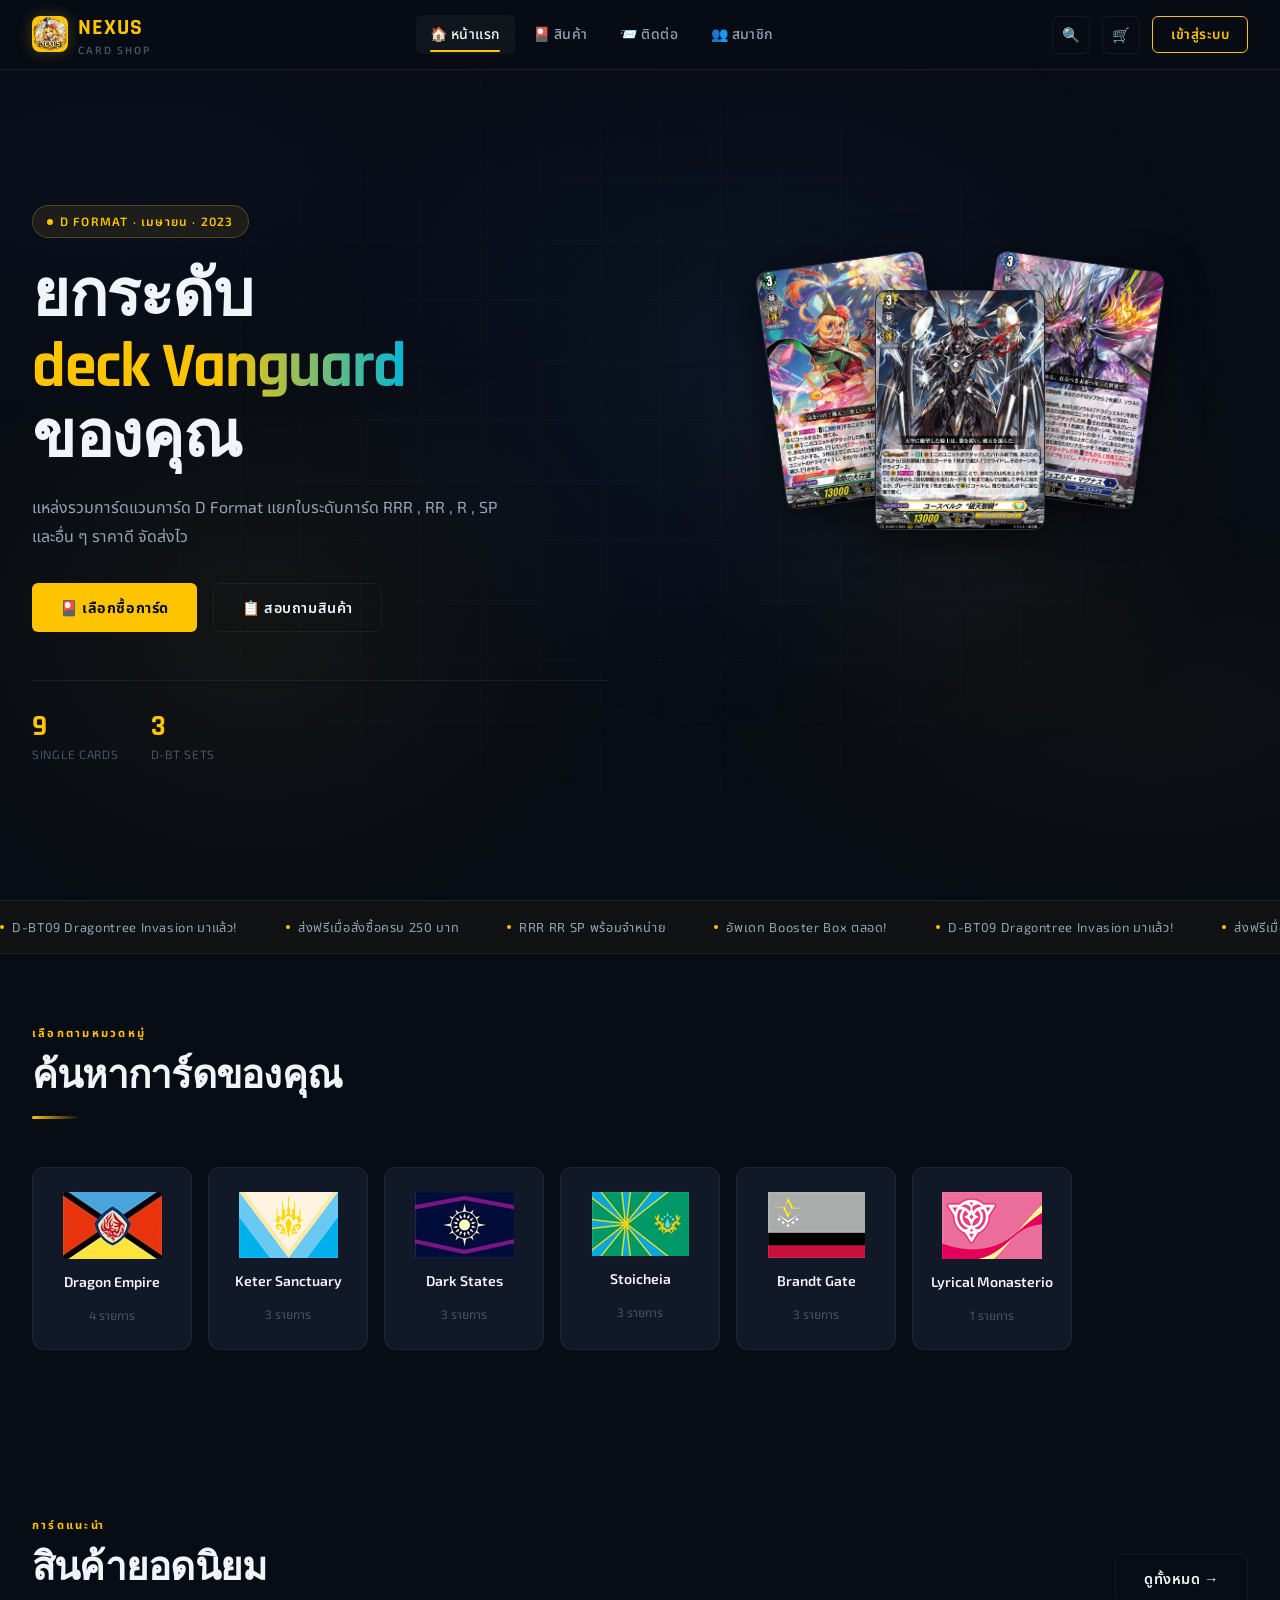
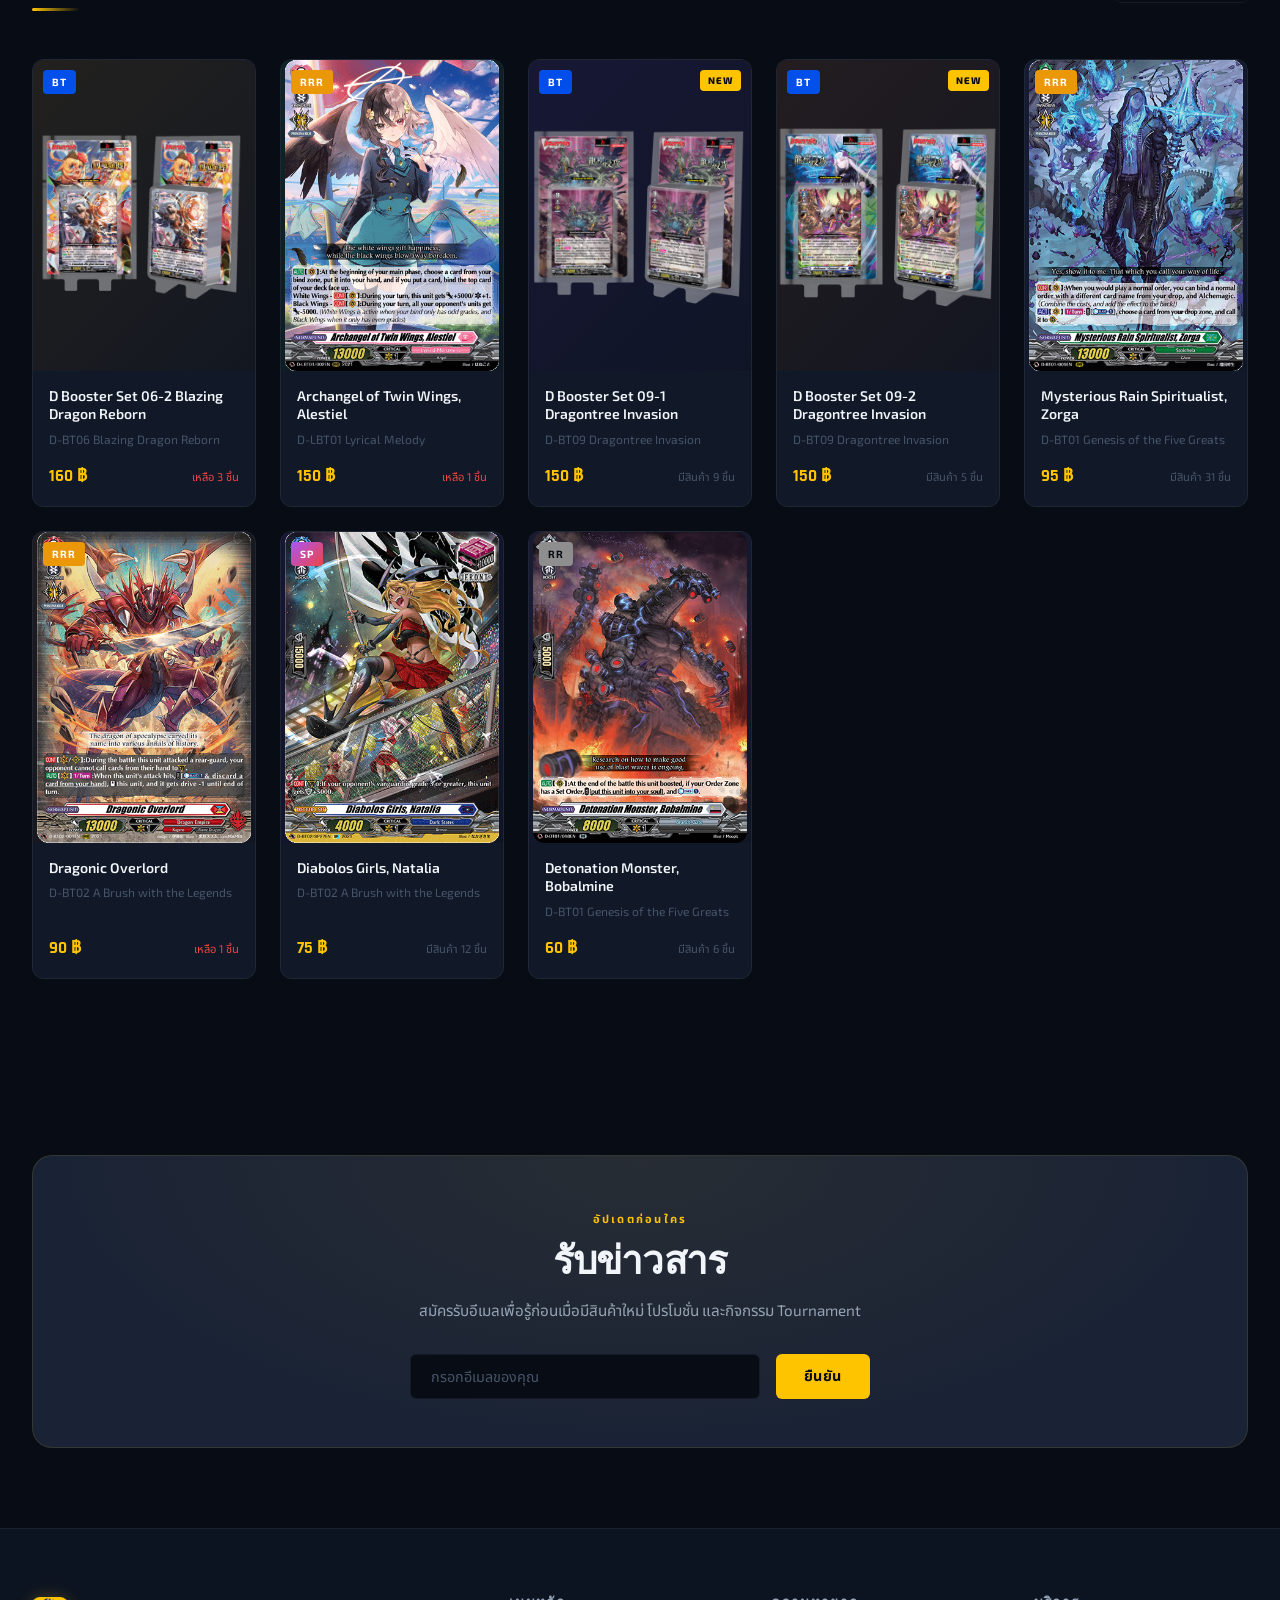
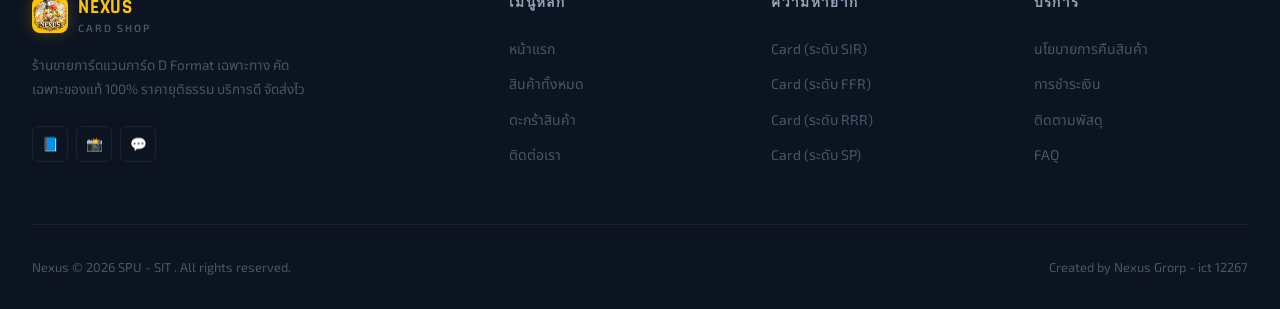
<file: index.html>
<!DOCTYPE html>
<html lang="th">
<head>
  <meta charset="UTF-8">
  <meta name="viewport" content="width=device-width, initial-scale=1.0">
  <title>Nexus — Card Shop</title>
  <meta name="description" content="ร้านขายการ์ดแวนการ์ด D Format คุณภาพสูง ราคาดี จัดส่งทั่วประเทศ">
  <link rel="stylesheet" href="css/style.css">
  <link rel="icon" href="data:image/svg+xml,<svg xmlns='http://www.w3.org/2000/svg' viewBox='0 0 100 100'><text y='.9em' font-size='90'>🐉</text></svg>">
</head>
<body>

<!-- ========== NAVBAR ========== -->
<nav class="navbar" id="navbar">
  <a href="index.html" class="nav-logo">
        <div class="logo-icon">
    <img src="images/logo.png" alt="Logo"></div>
    <div><span class="logo-text"> NEXUS</span><span class="logo-sub">Card Shop</span></div>
  </a>

  <ul class="nav-links">
    <li><a href="index.html" class="active">🏠 หน้าแรก</a></li>
    <li><a href="products.html">🎴 สินค้า</a></li>
    <li><a href="contact.html">📨 ติดต่อ</a></li>
    <li><a href="about.html">👥 สมาชิก</a></li>
  </ul>

  <div class="nav-actions">
    <button class="search-toggle" title="ค้นหา (Ctrl+K)">🔍</button>
    <a href="cart.html" class="cart-btn">
      🛒
      <span class="cart-count" style="display:none">0</span>
    </a>
    <button class="login-btn">เข้าสู่ระบบ</button>
    <div class="user-menu-btn" style="display:none" onclick="logout()">
      <div class="user-avatar">DP</div>
      <span class="user-name">Player</span>
    </div>
    <button class="hamburger" aria-label="menu">
      <span></span><span></span><span></span>
    </button>
  </div>
</nav>

<!-- Mobile Nav -->
<div class="mobile-nav">
  <a href="index.html">🏠 หน้าแรก</a>
  <a href="products.html">🎴 สินค้าทั้งหมด</a>
  <a href="cart.html">🛒 ตะกร้าสินค้า</a>
  <a href="contact.html">📨 ติดต่อเรา</a>
  <a href="about.html">👥 สมาชิกกลุ่ม</a>
</div>

<!-- Search Overlay -->
<div class="search-overlay" id="search-overlay">
  <div class="search-box">
    <div class="search-input-wrap">
      <input type="text" class="search-input" id="search-input" placeholder="ค้นหาการ์ด ชื่อ คลาน ความหายาก...">
      <button class="search-clear" id="search-clear">✕</button>
    </div>
    <div class="search-hint">กด ESC เพื่อปิด</div>
    <div class="search-results" id="search-results" style="display:none"></div>
  </div>
</div>

<!-- ========== HERO ========== -->
<section class="hero">
  <div class="hero-bg"></div>
  <div class="hero-grid"></div>
  <div class="hero-content">
    <div class="hero-text">
      <div class="hero-badge">
        <span class="dot"></span>
        D FORMAT · เมษายน  · 2023
      </div>
      <h1 class="hero-title">
        ยกระดับ<br>
        <span class="line2">deck Vanguard</span><br>
        ของคุณ
      </h1>
      <p class="hero-desc">
        แหล่งรวมการ์ดแวนการ์ด D Format แยกใบระดับการ์ด RRR , RR , R , SP และอื่น ๆ ราคาดี จัดส่งไว
      </p>
      <div class="hero-cta">
        <a href="products.html" class="btn-primary">🎴 เลือกซื้อการ์ด</a>
        <a href="contact.html" class="btn-secondary">📋 สอบถามสินค้า</a>
      </div>
      <div class="hero-stats">
        <div class="stat">
          <div class="stat-number" id="count-cards">9</div>
          <div class="stat-label">Single Cards</div>
        </div>
        <div class="stat">
          <div class="stat-number">3</div>
          <div class="stat-label">D-BT Sets</div>
        </div>
        <div class="stat">
          
         
        </div>
      </div>
    </div>

    <div class="hero-visual">
      <div class="glow-ring"></div>
      <div class="hero-cards-showcase">
        <div class="showcase-card">
          <div class="card-placeholder" style="background:linear-gradient(135deg,#ef444418,#ef444406)">
            <img class="card-art" src="images/lianorn06.png" alt="lianorn">
            
          </div>
        </div>
        <div class="showcase-card">
          <div class="card-placeholder" style="background:linear-gradient(135deg,#c9a22718,#c9a22706)">
            <img class="card-art" src="images/youthberk.png" alt="youthberk">
          </div>
        </div>
        <div class="showcase-card">
          <div class="card-placeholder" style="background:linear-gradient(135deg,#3b82f618,#3b82f606)">
            <img class="card-art" src="images/drajeweled07.png" alt="drajeweled">
          </div>
        </div>
      </div>
    </div>
  </div>
</section>

<!-- ========== MARQUEE ========== -->
<div class="marquee-section">
  <div class="marquee-track" id="marquee-track">
    <div class="marquee-item"><span class="dot"></span> D-BT09 Dragontree Invasion มาแล้ว!</div>
    <div class="marquee-item"><span class="dot"></span> ส่งฟรีเมื่อสั่งซื้อครบ 250 บาท</div>
    <div class="marquee-item"><span class="dot"></span> RRR RR SP พร้อมจำหน่าย </div>
    <div class="marquee-item"><span class="dot"></span> อัพเดท Booster Box ตลอด!</div>
    
 
    <!-- Duplicate for seamless loop -->
    <div class="marquee-item"><span class="dot"></span> D-BT09 Dragontree Invasion มาแล้ว!</div>
    <div class="marquee-item"><span class="dot"></span> ส่งฟรีเมื่อสั่งซื้อครบ 250 บาท</div>
    <div class="marquee-item"><span class="dot"></span> RRR RR SP พร้อมจำหน่าย จำนวนจำกัด</div>
    <div class="marquee-item"><span class="dot"></span> อัพเดท Booster Box ตลอด!</div>
    
   
  </div>
</div>

<!-- ========== CATEGORIES ========== -->
<section class="categories-section">
  <div class="container">
    <div class="section-header animate-up">
      <span class="section-label">เลือกตามหมวดหมู่</span>
      <h2 class="section-title">ค้นหาการ์ดของคุณ</h2>
      <div class="divider"></div>
    </div>
    <div class="cat-grid animate-up">
      <a href="products.html?rarity=RRR" class="cat-card">

        <img class="cat-icon" src="images/Icon_DEOD.webp">
        <div class="cat-name">Dragon Empire</div>
        <div class="cat-count">4 รายการ</div>
      </a>
      <a href="products.html?rarity=RR" class="cat-card">
        <img class="cat-icon" src="images/Icon_KS.webp">
        <div class="cat-name">Keter Sanctuary</div>
        <div class="cat-count">3 รายการ</div>
      </a>
      <a href="products.html?rarity=SP" class="cat-card">
        <img class="cat-icon" src="images/Icon_DS.webp">
        <div class="cat-name">Dark States</div>
        <div class="cat-count">3 รายการ</div>
      </a>
      <a href="products.html?clan=royal" class="cat-card">
        <img class="cat-icon" src="images/Icon_Stoic.webp">
        <div class="cat-name">Stoicheia</div>
        <div class="cat-count">3 รายการ</div>
      </a>
      <a href="products.html?clan=narukami" class="cat-card">
        <img class="cat-icon" src="images/Icon_BG.webp">
        <div class="cat-name">Brandt Gate</div>
        <div class="cat-count">3 รายการ</div>
      </a>
      <a href="products.html?clan=kagero" class="cat-card">
        <img class="cat-icon" src="images/Icon_LM.webp">
        <div class="cat-name">Lyrical Monasterio</div>
        <div class="cat-count">1 รายการ</div>
      </a>
    </div>
  </div>
</section>

<!-- ========== FEATURED PRODUCTS ========== -->
<section class="featured-section">
  <div class="container">
    <div class="section-header animate-up" style="display:flex;align-items:flex-end;justify-content:space-between">
      <div>
        <span class="section-label">การ์ดแนะนำ</span>
        <h2 class="section-title">สินค้ายอดนิยม</h2>
        <div class="divider"></div>
      </div>
      <a href="products.html" class="btn-secondary" style="margin-bottom:.5rem">ดูทั้งหมด →</a>
    </div>
    <div class="featured-grid animate-up" id="featured-grid">
      <!-- Rendered by JS -->
    </div>
  </div>
</section>

<!-- ========== NEWSLETTER ========== -->
<section class="newsletter-section">
  <div class="container">
    <div class="newsletter-card animate-up">
      <span class="section-label">อัปเดตก่อนใคร</span>
      <h2 class="section-title">รับข่าวสาร</h2>
      <p style="color:var(--text-secondary);margin-top:.75rem;font-size:.95rem">
        สมัครรับอีเมลเพื่อรู้ก่อนเมื่อมีสินค้าใหม่ โปรโมชั่น และกิจกรรม Tournament
      </p>
      <form class="newsletter-form" onsubmit="event.preventDefault(); showToast('สมัครสำเร็จ! ขอบคุณ 🎉')">
        <input type="email" class="newsletter-input" placeholder="กรอกอีเมลของคุณ" required>
        <button type="submit" class="btn-primary">ยืนยัน</button>
      </form>
    </div>
  </div>
</section>

<!-- ========== FOOTER ========== -->
<footer>
  <div class="container">
    <div class="footer-grid">
      <div class="footer-brand">
        <a href="index.html" class="nav-logo">
        <div class="logo-icon">
    <img src="images/logo.png" alt="Logo"></div>
    <div><span class="logo-text"> NEXUS</span><span class="logo-sub">Card Shop</span></div>
  </a>
        <p class="footer-desc">
          ร้านขายการ์ดแวนการ์ด D Format เฉพาะทาง คัดเฉพาะของแท้ 100% ราคายุติธรรม บริการดี จัดส่งไว
        </p>
        <div class="footer-social">
          
          
          <button class="social-btn" onclick="location.href='https://discord.gg/gxv4yc8U'" title="Discord">📘</button>
          
          <button class="social-btn" onclick="location.href='https://www.instagram.com/it__spu/'" title="Instagram">📸</button>
          
          <button class="social-btn" onclick="location.href=''" title="Line">💬</button>
          
        </div>
      </div>
      <div class="footer-col">
        <h4>เมนูหลัก</h4>
        <ul>
          <li><a href="index.html">หน้าแรก</a></li>
          <li><a href="products.html">สินค้าทั้งหมด</a></li>
          <li><a href="cart.html">ตะกร้าสินค้า</a></li>
          <li><a href="contact.html">ติดต่อเรา</a></li>
        </ul>
      </div>
      <div class="footer-col">
        <h4>ความหายาก</h4>
        <ul>
          <li><a href="products.html">Card (ระดับ SIR)</a></li>
          <li><a href="products.html">Card (ระดับ FFR)</a></li>
          <li><a href="products.html">Card (ระดับ RRR)</a></li>
          <li><a href="products.html">Card (ระดับ SP)</a></li>
        </ul>
      </div>
      <div class="footer-col">
        <h4>บริการ</h4>
        <ul>
          <li><a href="#">นโยบายการคืนสินค้า</a></li>
          <li><a href="#">การชำระเงิน</a></li>
          <li><a href="#">ติดตามพัสดุ</a></li>
          <li><a href="#">FAQ</a></li>
        </ul>
      </div>
    </div>
    <div class="footer-bottom">
      <span>Nexus © 2026 SPU - SIT . All rights reserved.</span>
      <span>Created by Nexus Grorp - ict 12267</span>
    </div>
  </div>
</footer>

<!-- Toast Container -->
<div id="toast-container"></div>

<!-- Login Modal -->
<div class="modal-overlay" id="login-modal">
  <div class="modal">
    <button class="modal-close" id="modal-close">✕</button>
    <div class="logo-icon" style="margin:0 auto .75rem; width:48px; height:48px; display: flex; align-items: center; justify-content: center;">
    <img src="images/logo.png" alt="Logo" style="width: 100%; height: 100%; object-fit: contain;">
</div>
    <h2 class="modal-title">ยินดีต้อนรับ</h2>
    <p class="modal-sub">เข้าสู่ระบบเพื่อรับสิทธิพิเศษและติดตามคำสั่งซื้อ</p>

    <div class="tab-switch">
      <button class="tab-btn active" data-tab="login">เข้าสู่ระบบ</button>
      <button class="tab-btn" data-tab="register">สมัครสมาชิก</button>
    </div>

    <!-- Login Form -->
    <form id="login-form" > 
      <div class="form-group">
        <label class="form-label">อีเมล</label>
        <input name="email" type="email" class="form-input" placeholder="your@email.com" >
      </div>
      <div class="form-group">
        <label class="form-label">รหัสผ่าน</label>
        <div class="form-input-wrap">
          <input name="password" type="password" class="form-input" placeholder="รหัสผ่าน" >
          <button type="button" class="toggle-pw">👁</button>
        </div>
      </div>
      <label class="form-check">
      <input type="checkbox" > จดจำการเข้าสู่ระบบ
      </label>
      <button type="submit" class="btn-primary btn-full">เข้าสู่ระบบ</button>
      <div class="divider-text">หรือ</div>
      <div class="social-logins">
        <button type="button" class="social-login-btn">📘 Facebook</button>
        <button type="button" class="social-login-btn">🔵 Google</button>
      </div>
      <p style="text-align:center;margin-top:1rem;font-size:.78rem;color:var(--text-muted)">
        อีเมล กับ รหัสทดลอง : <a href="/cdn-cgi/l/email-protection" class="__cf_email__" data-cfemail="690d0c0406291f08070e1c081b0d471d01">[email&#160;protected]</a> / demo1234
      </p>
    </form>

    <!-- Register Form -->
    <form id="register-form" class="hidden"  >
      <div class="form-group">
        <label class="form-label">ชื่อ-นามสกุล</label>
        <input name="name" type="text" class="form-input" placeholder="ชื่อ นามสกุล">
      </div>
      <div class="form-group">
        <label class="form-label">อีเมล</label>
        <input name="email" type="email" class="form-input" placeholder="your@email.com">
      </div>
      <div class="form-group">
        <label class="form-label">รหัสผ่าน</label>
        <div class="form-input-wrap">
          <input name="password" type="password" class="form-input" placeholder="อย่างน้อย 6 ตัวอักษร">
          <button type="button" class="toggle-pw">👁</button>
        </div>
      </div>
      <label class="form-check">
        <input type="checkbox" required> ยอมรับเงื่อนไขการใช้บริการ
      </label>
      <button type="submit" class="btn-primary btn-full">สมัครสมาชิกฟรี</button>
      <div class="divider-text">หรือ</div>
      <div class="social-logins">
         <button type="button" class="social-login-btn">📘 Facebook</button>
        <button type="button" class="social-login-btn">🔵 Google</button>
      </div>
    </form>
  </div>
</div>

<script src="js/main.js"></script>
</body>
</html>
</file>
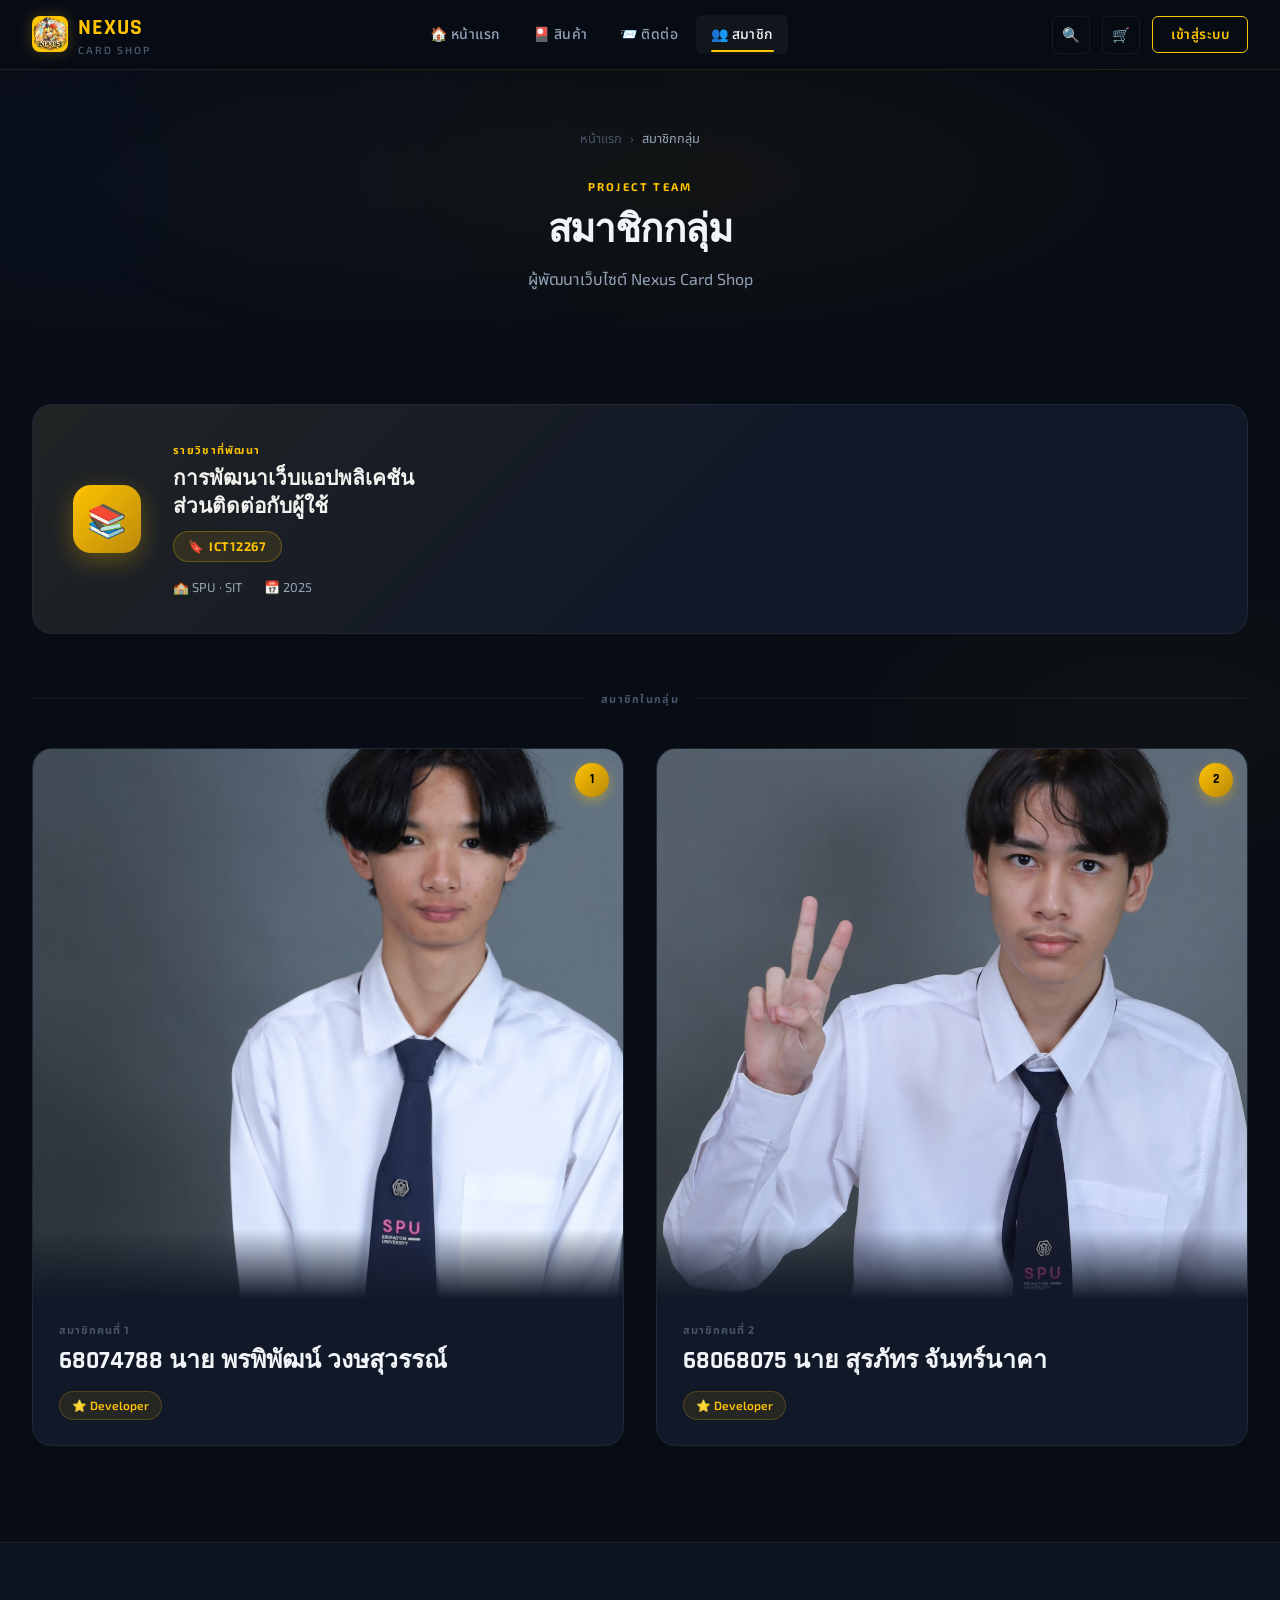
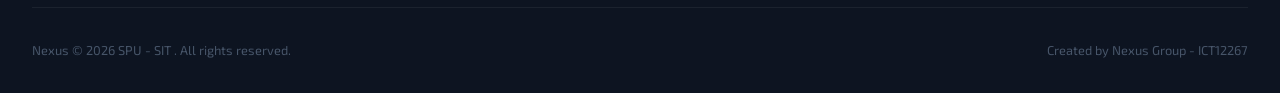
<file: about.html>
<!DOCTYPE html>
<html lang="th">
<head>
  <meta charset="UTF-8">
  <meta name="viewport" content="width=device-width, initial-scale=1.0">
  <title>สมาชิกกลุ่ม — Nexus</title>
  <link rel="stylesheet" href="css/style.css">
  <link rel="icon" href="data:image/svg+xml,<svg xmlns='http://www.w3.org/2000/svg' viewBox='0 0 100 100'><text y='.9em' font-size='90'>🐉</text></svg>">
  <link rel="stylesheet" href="css/style2.css">
  <style>
    
  </style>
</head>
<body>

<!-- NAVBAR -->
<nav class="navbar" id="navbar">
  <a href="index.html" class="nav-logo">
    <div class="logo-icon"><img src="images/logo.png" alt="Logo"></div>
    <div><span class="logo-text"> NEXUS</span><span class="logo-sub">Card Shop</span></div>
  </a>
  <ul class="nav-links">
    <li><a href="index.html">🏠 หน้าแรก</a></li>
    <li><a href="products.html">🎴 สินค้า</a></li>
    <li><a href="contact.html">📨 ติดต่อ</a></li>
    <li><a href="about.html" class="active">👥 สมาชิก</a></li>
  </ul>
  <div class="nav-actions">
    <button class="search-toggle">🔍</button>
    <a href="cart.html" class="cart-btn">🛒<span class="cart-count" style="display:none">0</span></a>
    <button class="login-btn">เข้าสู่ระบบ</button>
    <div class="user-menu-btn" style="display:none" onclick="logout()">
      <div class="user-avatar">DP</div>
      <span class="user-name">Player</span>
    </div>
    <button class="hamburger"><span></span><span></span><span></span></button>
  </div>
</nav>
<div class="mobile-nav">
  <a href="index.html">🏠 หน้าแรก</a>
  <a href="products.html">🎴 สินค้าทั้งหมด</a>
  <a href="cart.html">🛒 ตะกร้าสินค้า</a>
  <a href="contact.html">📨 ติดต่อเรา</a>
  <a href="about.html">👥 สมาชิกกลุ่ม</a>
</div>
<div class="search-overlay" id="search-overlay">
  <div class="search-box">
    <div class="search-input-wrap">
      <input type="text" class="search-input" id="search-input" placeholder="ค้นหาการ์ด...">
      <button class="search-clear" id="search-clear">✕</button>
    </div>
    <div class="search-hint">กด ESC เพื่อปิด</div>
    <div class="search-results" id="search-results" style="display:none"></div>
  </div>
</div>

<!-- PAGE HEADER -->
<div class="page-header">
  <div class="container">
    <div class="breadcrumb">
      <a href="index.html">หน้าแรก</a>
      <span class="sep">›</span>
      <span class="current">สมาชิกกลุ่ม</span>
    </div>
    <span class="section-label">PROJECT TEAM</span>
    <h1 class="section-title">สมาชิกกลุ่ม</h1>
    <p style="color:var(--text-secondary);margin-top:.75rem">ผู้พัฒนาเว็บไซต์ Nexus Card Shop</p>
  </div>
</div>

<!-- ABOUT PAGE -->
<div class="about-page">
  <div class="container">

    <!-- Course Card -->
    <div class="course-card animate-up">
      <div class="course-card-inner">
        <div class="course-icon">📚</div>
        <div class="course-info">
          <div class="course-sup">รายวิชาที่พัฒนา</div>
          <div class="course-name">การพัฒนาเว็บแอปพลิเคชัน<br>ส่วนติดต่อกับผู้ใช้</div>
          <span class="course-code">🔖 ICT12267</span>
          <div class="course-meta">                      
            <span>🏫 SPU · SIT</span>
            <span>📅 2025</span>
          </div>
        </div>
      </div>
    </div>

    <!-- Members -->
    <div class="section-divider animate-up">
      <div class="section-divider-line"></div>
      <div class="section-divider-text">สมาชิกในกลุ่ม</div>
      <div class="section-divider-line"></div>
    </div>

    <div class="members-grid">

      <!-- Member 1 -->
      <div class="member-card animate-up">
        <div class="member-photo-area">
        
          <img class="member-photo" src="images/member1.png" alt="นาย พรพิพัฒน์">
          <div class="photo-hint"></div>
          <div class="member-photo-fade"></div>
          <div class="member-num">1</div>
        </div>
        <div class="member-body">
          <div class="member-no">สมาชิกคนที่ 1</div>
          <div class="member-name">68074788 นาย พรพิพัฒน์ วงษสุวรรณ์</div>
          <span class="member-role">⭐ Developer</span>
        </div>
      </div>

      <!-- Member 2 -->
      <div class="member-card animate-up">
        <div class="member-photo-area">
          
          <img class="member-photo" src="images/member2.png" alt="นาย สุรภัทร">
          <div class="photo-hint"></div>
          <div class="member-photo-fade"></div>
          <div class="member-num">2</div>
        </div>
        <div class="member-body">
          <div class="member-no">สมาชิกคนที่ 2</div>
          <div class="member-name">68068075 นาย สุรภัทร จันทร์นาคา</div>
          <span class="member-role">⭐ Developer</span>
        </div>
      </div>

    </div>
    <!-- /members-grid -->

  </div>
</div>

<!-- Footer -->
<footer>
  <div class="container">
    <div class="footer-bottom">
      <span>Nexus © 2026 SPU - SIT . All rights reserved.</span>
      <span>Created by Nexus Group - ICT12267</span>
    </div>
  </div>
</footer>

<div id="toast-container"></div>

<!-- Login Modal -->
<div class="modal-overlay" id="login-modal">
  <div class="modal">
    <button class="modal-close" id="modal-close">✕</button>
    <div class="logo-icon" style="margin:0 auto .75rem;width:48px;height:48px;display:flex;align-items:center;justify-content:center;">
      <img src="images/logo.png" alt="Logo" style="width:100%;height:100%;object-fit:contain;">
    </div>
    <h2 class="modal-title">ยินดีต้อนรับ</h2>
    <p class="modal-sub">เข้าสู่ระบบเพื่อรับสิทธิพิเศษและติดตามคำสั่งซื้อ</p>
    <div class="tab-switch">
      <button class="tab-btn active" data-tab="login">เข้าสู่ระบบ</button>
      <button class="tab-btn" data-tab="register">สมัครสมาชิก</button>
    </div>
    <form id="login-form">
      <div class="form-group">
        <label class="form-label">อีเมล</label>
        <input name="email" type="email" class="form-input" placeholder="your@email.com">
      </div>
      <div class="form-group">
        <label class="form-label">รหัสผ่าน</label>
        <div class="form-input-wrap">
          <input name="password" type="password" class="form-input" placeholder="รหัสผ่าน">
          <button type="button" class="toggle-pw">👁</button>
        </div>
      </div>
      <label class="form-check"><input type="checkbox" checked> จดจำการเข้าสู่ระบบ</label>
      <button type="submit" class="btn-primary btn-full">เข้าสู่ระบบ</button>
      <div class="divider-text">หรือ</div>
      <div class="social-logins">
        <button type="button" class="social-login-btn">📘 Facebook</button>
        <button type="button" class="social-login-btn">🔵 Google</button>
      </div>
      <p style="text-align:center;margin-top:1rem;font-size:.78rem;color:var(--text-muted)">
        ทดลอง: demo@vanguard.th / demo1234
      </p>
    </form>
    <form id="register-form" class="hidden">
      <div class="form-group">
        <label class="form-label">ชื่อ-นามสกุล</label>
        <input name="name" type="text" class="form-input" placeholder="ชื่อ นามสกุล">
      </div>
      <div class="form-group">
        <label class="form-label">อีเมล</label>
        <input name="email" type="email" class="form-input" placeholder="your@email.com">
      </div>
      <div class="form-group">
        <label class="form-label">รหัสผ่าน</label>
        <div class="form-input-wrap">
          <input name="password" type="password" class="form-input" placeholder="อย่างน้อย 6 ตัวอักษร">
          <button type="button" class="toggle-pw">👁</button>
        </div>
      </div>
      <label class="form-check"><input type="checkbox" required> ยอมรับเงื่อนไขการใช้บริการ</label>
      <button type="submit" class="btn-primary btn-full">สมัครสมาชิกฟรี</button>
      <div class="divider-text">หรือ</div>
      <div class="social-logins">
        <button type="button" class="social-login-btn">📘 Facebook</button>
        <button type="button" class="social-login-btn">🔵 Google</button>
      </div>
    </form>
  </div>
</div>

<script src="js/main.js"></script>
</body>
</html>
</file>
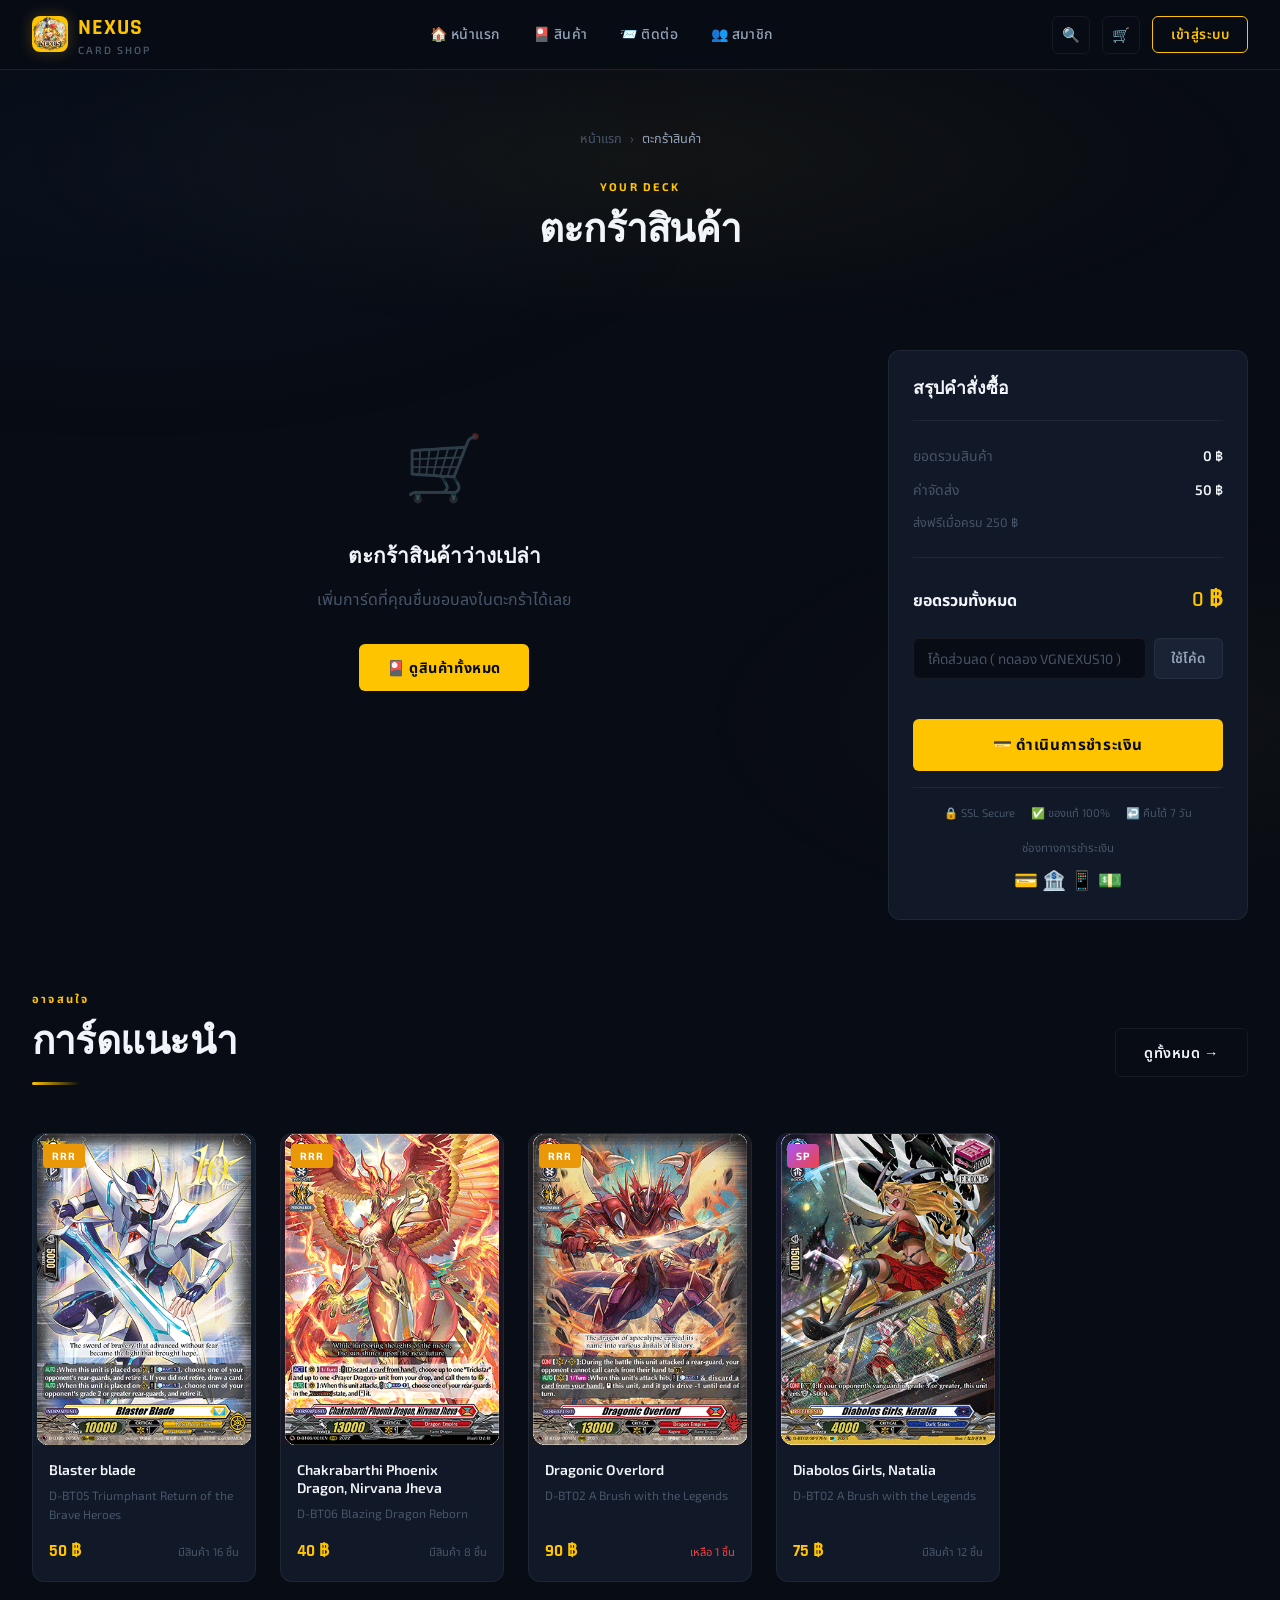
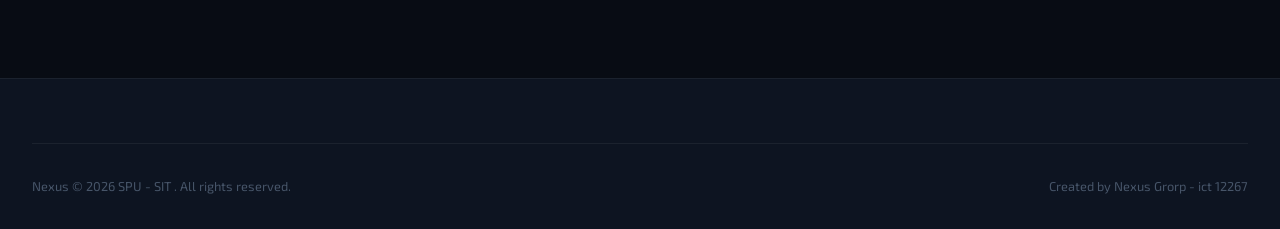
<file: cart.html>
<!DOCTYPE html>
<html lang="th">
<head>
  <meta charset="UTF-8">
  <meta name="viewport" content="width=device-width, initial-scale=1.0">
  <title>ตะกร้าสินค้า — Nexus</title>
  <link rel="stylesheet" href="css/style.css">
  <link rel="icon" href="data:image/svg+xml,<svg xmlns='http://www.w3.org/2000/svg' viewBox='0 0 100 100'><text y='.9em' font-size='90'>🐉</text></svg>">
</head>
<body>

<!-- NAVBAR -->
<nav class="navbar" id="navbar">
  <a href="index.html" class="nav-logo">
        <div class="logo-icon">
    <img src="images/logo.png" alt="Logo"></div>
    <div><span class="logo-text"> NEXUS</span><span class="logo-sub">Card Shop</span></div>
  </a>
  <ul class="nav-links">
    <li><a href="index.html">🏠 หน้าแรก</a></li>
    <li><a href="products.html">🎴 สินค้า</a></li>
    <li><a href="contact.html">📨 ติดต่อ</a></li>
    <li><a href="about.html">👥 สมาชิก</a></li>
  </ul>
  <div class="nav-actions">
    <button class="search-toggle">🔍</button>
    <a href="cart.html" class="cart-btn active">🛒<span class="cart-count" style="display:none">0</span></a>
    <button class="login-btn">เข้าสู่ระบบ</button>
    <div class="user-menu-btn" style="display:none" onclick="logout()">
      <div class="user-avatar">DP</div>
      <span class="user-name">Player</span>
    </div>
    <button class="hamburger"><span></span><span></span><span></span></button>
  </div>
</nav>
<div class="mobile-nav">
  <a href="index.html">🏠 หน้าแรก</a>
  <a href="products.html">🎴 สินค้าทั้งหมด</a>
  <a href="cart.html">🛒 ตะกร้าสินค้า</a>
  <a href="contact.html">📨 ติดต่อเรา</a>
  <a href="about.html">👥 สมาชิกกลุ่ม</a>
</div>
<div class="search-overlay" id="search-overlay">
  <div class="search-box">
    <div class="search-input-wrap">
      <input type="text" class="search-input" id="search-input" placeholder="ค้นหาการ์ด...">
      <button class="search-clear" id="search-clear">✕</button>
    </div>
    <div class="search-hint">กด ESC เพื่อปิด</div>
    <div class="search-results" id="search-results" style="display:none"></div>
  </div>
</div>

<!-- PAGE HEADER -->
<div class="page-header">
  <div class="container">
    <div class="breadcrumb">
      <a href="index.html">หน้าแรก</a>
      <span class="sep">›</span>
      <span class="current">ตะกร้าสินค้า</span>
    </div>
    <span class="section-label">YOUR DECK</span>
    <h1 class="section-title">ตะกร้าสินค้า</h1>
  </div>
</div>

<!-- CART PAGE -->
<div class="cart-page">
  <div class="container">
    <div class="cart-layout">

      <!-- CART ITEMS -->
      <div class="cart-items" id="cart-items-container">
        <!-- Rendered by JS -->
      </div>

      <!-- CART SUMMARY -->
      <div class="cart-summary" id="cart-summary">
        <div class="summary-title">สรุปคำสั่งซื้อ</div>
        <div class="summary-rows">
          <div class="summary-row">
            <span class="label">ยอดรวมสินค้า</span>
            <span class="value" id="summary-subtotal">0 ฿</span>
          </div>
          <div class="summary-row">
            <span class="label">ค่าจัดส่ง</span>
            <span class="value" id="summary-shipping">50 ฿</span>
          </div>
          <div class="summary-row" style="font-size:.78rem;color:var(--text-muted)">
            <span>ส่งฟรีเมื่อครบ 250 ฿</span>
          </div>
          <div class="summary-divider"></div>
          <div class="summary-row summary-total">
            <span class="label">ยอดรวมทั้งหมด</span>
            <span class="value" id="summary-total">0 ฿</span>
          </div>
        </div>

        <!-- Coupon -->
        <div class="coupon-input-wrap">
          <input type="text" class="coupon-input" id="coupon-input" placeholder="โค้ดส่วนลด ( ทดลอง VGNEXUS10 )">
          <button class="coupon-apply" id="coupon-apply">ใช้โค้ด</button>
        </div>

        <button class="btn-primary checkout-btn" id="checkout-btn">
          💳 ดำเนินการชำระเงิน
        </button>

        <div class="security-badges">
          <div class="sec-badge">🔒 SSL Secure</div>
          <div class="sec-badge">✅ ของแท้ 100%</div>
          <div class="sec-badge">↩️ คืนได้ 7 วัน</div>
        </div>

        <!-- Accepted Payments -->
        <div style="margin-top:1rem;text-align:center">
          <div style="font-size:.72rem;color:var(--text-muted);margin-bottom:.5rem">ช่องทางการชำระเงิน</div>
          <div style="display:flex;justify-content:center;gap:.5rem;font-size:1.2rem">
            💳 🏦 📱 💵
          </div>
        </div>
      </div>
    </div>

    <!-- Recommended -->
    <div style="margin-top:4rem" id="recommended-section">
      <div class="section-header animate-up" style="display:flex;align-items:flex-end;justify-content:space-between">
        <div>
          <span class="section-label">อาจสนใจ</span>
          <h2 class="section-title">การ์ดแนะนำ</h2>
          <div class="divider"></div>
        </div>
        <a href="products.html" class="btn-secondary" style="margin-bottom:.5rem">ดูทั้งหมด →</a>
      </div>
      <div class="featured-grid animate-up" id="recommended-grid"></div>
    </div>
  </div>
</div>

<!-- Footer -->
<footer>
  <div class="container">
    <div class="footer-bottom">
      <span>Nexus © 2026 SPU - SIT . All rights reserved.</span>
      <span>Created by Nexus Grorp - ict 12267</span>
    </div>
  </div>
</footer>

<div id="toast-container"></div>

<!-- Login Modal -->
<div class="modal-overlay" id="login-modal">
  <div class="modal">
    <button class="modal-close" id="modal-close">✕</button>
    <div class="logo-icon" style="margin:0 auto .75rem; width:48px; height:48px; display: flex; align-items: center; justify-content: center;">
    <img src="images/logo.png" alt="Logo" style="width: 100%; height: 100%; object-fit: contain;">
</div>
    <h2 class="modal-title">ยินดีต้อนรับ</h2>
    <p class="modal-sub">เข้าสู่ระบบเพื่อรับสิทธิพิเศษและติดตามคำสั่งซื้อ</p>

    <div class="tab-switch">
      <button class="tab-btn active" data-tab="login">เข้าสู่ระบบ</button>
      <button class="tab-btn" data-tab="register">สมัครสมาชิก</button>
    </div>

    <!-- Login Form -->
    <form id="login-form" > 
      <div class="form-group">
        <label class="form-label">อีเมล</label>
        <input name="email" type="email" class="form-input" placeholder="your@email.com" >
      </div>
      <div class="form-group">
        <label class="form-label">รหัสผ่าน</label>
        <div class="form-input-wrap">
          <input name="password" type="password" class="form-input" placeholder="รหัสผ่าน" >
          <button type="button" class="toggle-pw">👁</button>
        </div>
      </div>
      <label class="form-check">
        <input type="checkbox" checked> จดจำการเข้าสู่ระบบ
      </label>
      <button type="submit" class="btn-primary btn-full">เข้าสู่ระบบ</button>
      <div class="divider-text">หรือ</div>
      <div class="social-logins">
        <button type="button" class="social-login-btn">📘 Facebook</button>
        <button type="button" class="social-login-btn">🔵 Google</button>
      </div>
      <p style="text-align:center;margin-top:1rem;font-size:.78rem;color:var(--text-muted)">
        อีเมล กับ รหัสทอลอง : <a href="/cdn-cgi/l/email-protection" class="__cf_email__" data-cfemail="1175747c7e5167707f76647063753f6579">[email&#160;protected]</a> / demo1234
      </p>
    </form>

    <!-- Register Form -->
    <form id="register-form" class="hidden"  >
      <div class="form-group">
        <label class="form-label">ชื่อ-นามสกุล</label>
        <input name="name" type="text" class="form-input" placeholder="ชื่อ นามสกุล">
      </div>
      <div class="form-group">
        <label class="form-label">อีเมล</label>
        <input name="email" type="email" class="form-input" placeholder="your@email.com">
      </div>
      <div class="form-group">
        <label class="form-label">รหัสผ่าน</label>
        <div class="form-input-wrap">
          <input name="password" type="password" class="form-input" placeholder="อย่างน้อย 6 ตัวอักษร">
          <button type="button" class="toggle-pw">👁</button>
        </div>
      </div>
      <label class="form-check">
        <input type="checkbox" required> ยอมรับเงื่อนไขการใช้บริการ
      </label>
      <button type="submit" class="btn-primary btn-full">สมัครสมาชิกฟรี</button>
    <div class="divider-text">หรือ</div>
      <div class="social-logins">
        <button type="button" class="social-login-btn">📘 Facebook</button>
        <button type="button" class="social-login-btn">🔵 Google</button>
      </div>
    
    </form>
  </div>
</div>

<script src="js/main.js"></script>
</body>
</html>
</file>
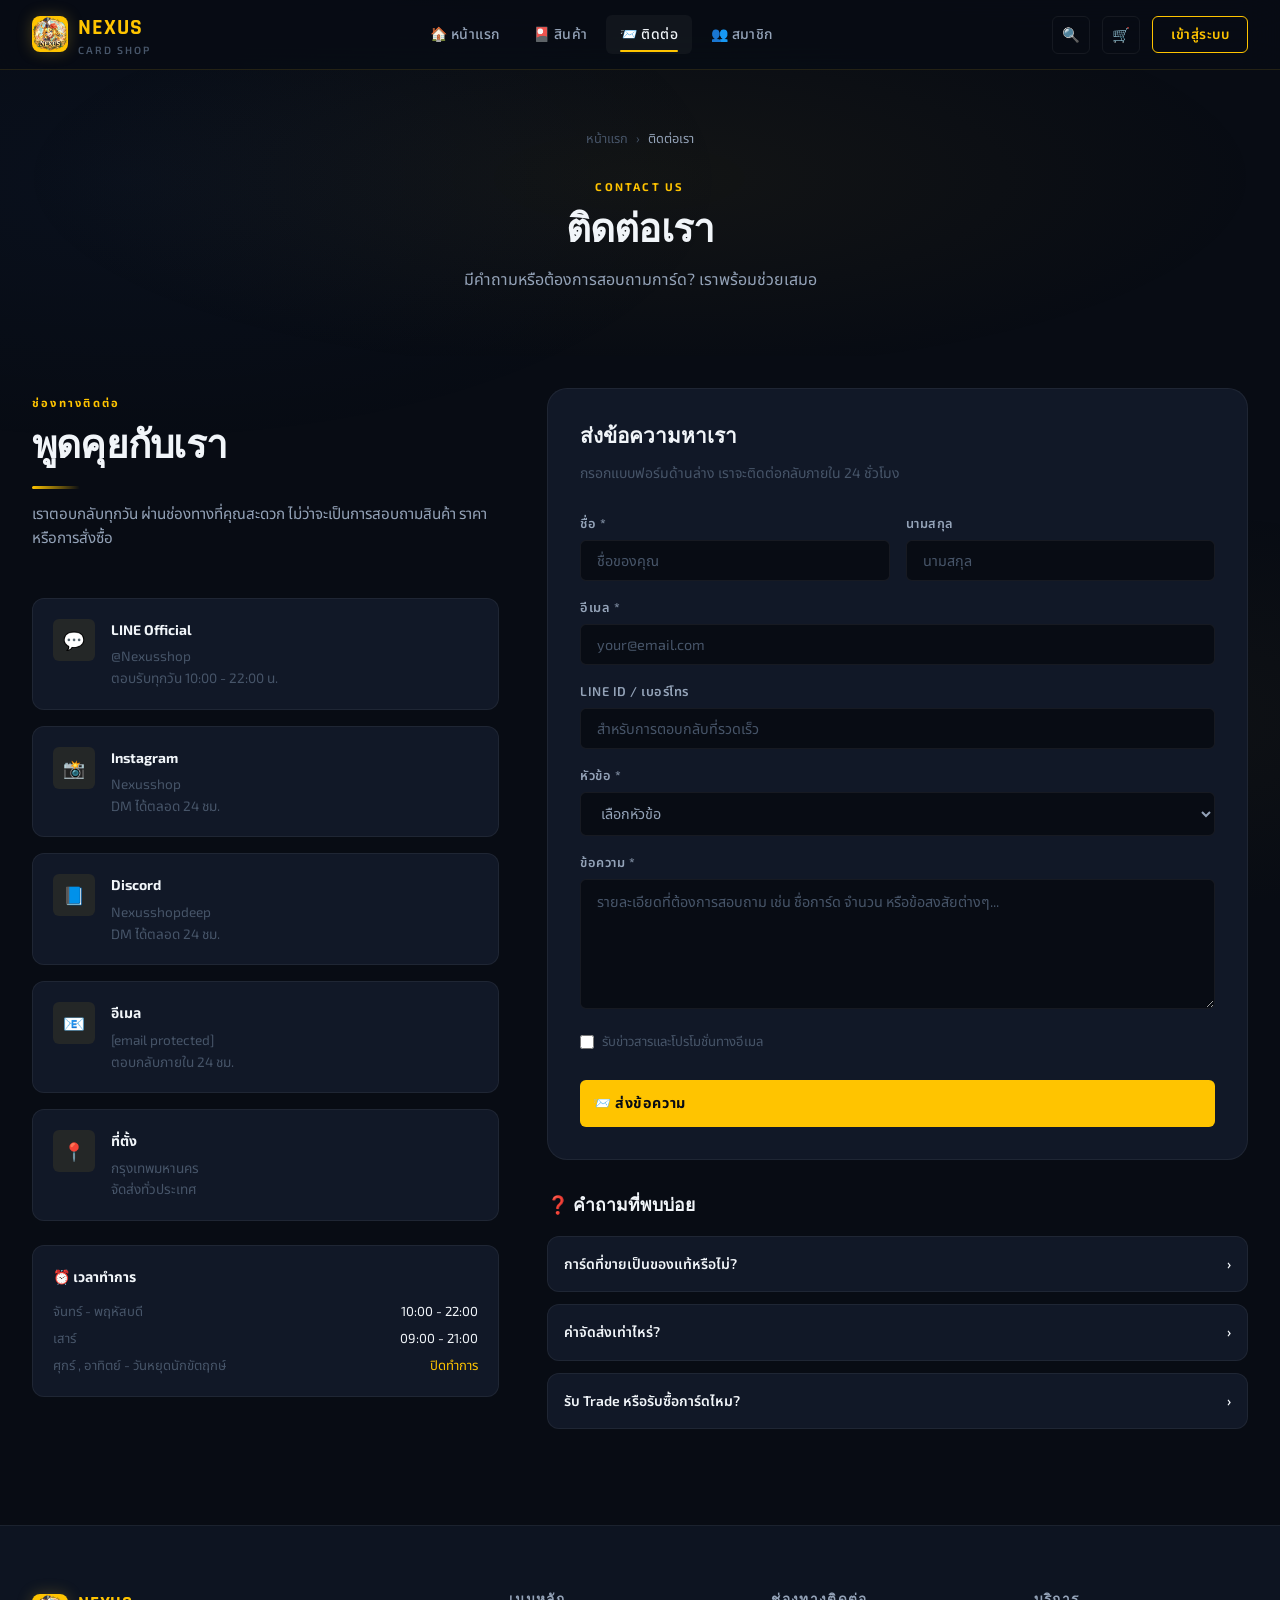
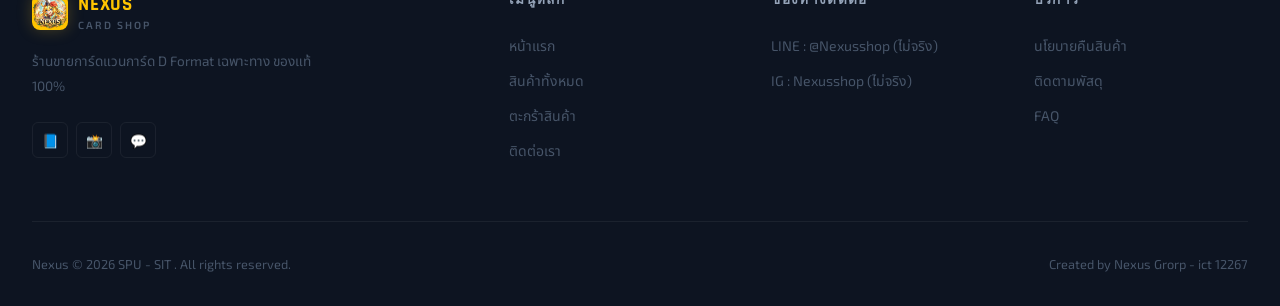
<file: contact.html>
<!DOCTYPE html>
<html lang="th">
<head>
  <meta charset="UTF-8">
  <meta name="viewport" content="width=device-width, initial-scale=1.0">
  <title>ติดต่อเรา —  Nexus</title>
  <link rel="stylesheet" href="css/style.css">
  <link rel="icon" href="data:image/svg+xml,<svg xmlns='http://www.w3.org/2000/svg' viewBox='0 0 100 100'><text y='.9em' font-size='90'>🐉</text></svg>">
</head>
<body>

<!-- NAVBAR -->
<nav class="navbar" id="navbar">
  <a href="index.html" class="nav-logo">
        <div class="logo-icon">
    <img src="images/logo.png" alt="Logo"></div>
    <div><span class="logo-text"> NEXUS</span><span class="logo-sub">Card Shop</span></div>
  </a>
  <ul class="nav-links">
    <li><a href="index.html">🏠 หน้าแรก</a></li>
    <li><a href="products.html">🎴 สินค้า</a></li>
    <li><a href="contact.html" class="active">📨 ติดต่อ</a></li>
    <li><a href="about.html">👥 สมาชิก</a></li>
  </ul>
  <div class="nav-actions">
    <button class="search-toggle">🔍</button>
    <a href="cart.html" class="cart-btn">🛒<span class="cart-count" style="display:none">0</span></a>
    <button class="login-btn">เข้าสู่ระบบ</button>
    <div class="user-menu-btn" style="display:none" onclick="logout()">
      <div class="user-avatar">DP</div>
      <span class="user-name">Player</span>
    </div>
    <button class="hamburger"><span></span><span></span><span></span></button>
  </div>
</nav>
<div class="mobile-nav">
  <a href="index.html">🏠 หน้าแรก</a>
  <a href="products.html">🎴 สินค้าทั้งหมด</a>
  <a href="cart.html">🛒 ตะกร้าสินค้า</a>
  <a href="contact.html">📨 ติดต่อเรา</a>
  <a href="about.html">👥 สมาชิกกลุ่ม</a>
</div>
<div class="search-overlay" id="search-overlay">
  <div class="search-box">
    <div class="search-input-wrap">
      <input type="text" class="search-input" id="search-input" placeholder="ค้นหาการ์ด...">
      <button class="search-clear" id="search-clear">✕</button>
    </div>
    <div class="search-hint">กด ESC เพื่อปิด</div>
    <div class="search-results" id="search-results" style="display:none"></div>
  </div>
</div>

<!-- PAGE HEADER -->
<div class="page-header">
  <div class="container">
    <div class="breadcrumb">
      <a href="index.html">หน้าแรก</a>
      <span class="sep">›</span>
      <span class="current">ติดต่อเรา</span>
    </div>
    <span class="section-label">CONTACT US</span>
    <h1 class="section-title">ติดต่อเรา</h1>
    <p style="color:var(--text-secondary);margin-top:.75rem">มีคำถามหรือต้องการสอบถามการ์ด? เราพร้อมช่วยเสมอ</p>
  </div>
</div>

<!-- CONTACT -->
<div class="contact-page">
  <div class="container">
    <div class="contact-grid">

      <!-- Contact Info -->
      <div class="contact-info animate-up">
        <div class="section-header">
          <span class="section-label">ช่องทางติดต่อ</span>
          <h2 class="section-title">พูดคุยกับเรา</h2>
          <div class="divider"></div>
          <p class="section-desc">เราตอบกลับทุกวัน ผ่านช่องทางที่คุณสะดวก ไม่ว่าจะเป็นการสอบถามสินค้า ราคา หรือการสั่งซื้อ</p>
        </div>

        <div class="info-cards">
          <div class="info-card">
            <div class="info-card-icon">💬</div>
            <div>
              <div class="info-card-title">LINE Official</div>
              <div class="info-card-text">@Nexusshop <br>ตอบรับทุกวัน 10:00 - 22:00 น.</div>
            </div>
          </div>
          <div class="info-card">
            <div class="info-card-icon">📸</div>
            <div>
              <div class="info-card-title">Instagram</div>
              <div class="info-card-text">Nexusshop <br>DM ได้ตลอด 24 ชม.</div>
              
            </div>
          </div>
          <div class="info-card">
            <div class="info-card-icon">📘</div>
            <div>
              <div class="info-card-title">Discord</div>
              <div class="info-card-text"> Nexusshopdeep<br>DM ได้ตลอด 24 ชม.</div>
            </div>
          </div>
          <div class="info-card">
            <div class="info-card-icon">📧</div>
            <div>
              <div class="info-card-title">อีเมล</div>
              <div class="info-card-text"><a href="/cdn-cgi/l/email-protection" class="__cf_email__" data-cfemail="7c321904090f0f14130c3c1b111d1510521f1311">[email&#160;protected]</a> <br>ตอบกลับภายใน 24 ชม.</div>
            </div>
          </div>
          <div class="info-card">
            <div class="info-card-icon">📍</div>
            <div>
              <div class="info-card-title">ที่ตั้ง</div>
              <div class="info-card-text">กรุงเทพมหานคร<br>จัดส่งทั่วประเทศ</div>
            </div>
          </div>
        </div>

        <!-- Hours -->
        <div style="margin-top:1.5rem;padding:1.25rem;background:var(--bg-card);border:1px solid var(--border-card);border-radius:var(--radius-md)">
          <div style="font-weight:700;margin-bottom:.75rem;font-size:.875rem">⏰ เวลาทำการ</div>
          <div style="display:flex;flex-direction:column;gap:.4rem;font-size:.82rem;color:var(--text-muted)">
            <div style="display:flex;justify-content:space-between"><span>จันทร์ - พฤหัสบดี</span><span style="color:var(--text-primary)">10:00 - 22:00</span></div>
            <div style="display:flex;justify-content:space-between"><span>เสาร์</span><span style="color:var(--text-primary)">09:00 - 21:00</span></div>
            <div style="display:flex;justify-content:space-between"><span> ศุกร์ , อาทิตย์ - วันหยุดนักขัตฤกษ์</span><span style="color:var(--accent-gold)">ปิดทำการ</span></div>
          </div>
        </div>
      </div>

      <!-- Contact Form -->
      <div class="animate-up">
        <div class="contact-form-card">
          <h3 class="contact-form-title">ส่งข้อความหาเรา</h3>
          <p class="contact-form-desc">กรอกแบบฟอร์มด้านล่าง เราจะติดต่อกลับภายใน 24 ชั่วโมง</p>

          <form id="contact-form">
            <div class="form-row">
              <div class="form-group">
                <label class="form-label">ชื่อ *</label>
                <input type="text" class="form-input" placeholder="ชื่อของคุณ" required>
              </div>
              <div class="form-group">
                <label class="form-label">นามสกุล</label>
                <input type="text" class="form-input" placeholder="นามสกุล">
              </div>
            </div>

            <div class="form-group">
              <label class="form-label">อีเมล *</label>
              <input type="email" class="form-input" placeholder="your@email.com" required>
            </div>

            <div class="form-group">
              <label class="form-label">LINE ID / เบอร์โทร</label>
              <input type="text" class="form-input" placeholder="สำหรับการตอบกลับที่รวดเร็ว">
            </div>

            <div class="form-group">
              <label class="form-label">หัวข้อ *</label>
              <select class="form-input" required style="cursor:pointer;color:var(--text-secondary)">
                <option value="" disabled selected>เลือกหัวข้อ</option>
                <option>สอบถามสินค้า</option>
                <option>ราคาและการสั่งซื้อ</option>
                <option>การจัดส่ง</option>
                <option>การคืนสินค้า</option>
                <option>Tournament / กิจกรรม</option>
                <option>อื่นๆ</option>
              </select>
            </div>

            <div class="form-group">
              <label class="form-label">ข้อความ *</label>
              <textarea class="form-textarea" placeholder="รายละเอียดที่ต้องการสอบถาม เช่น ชื่อการ์ด จำนวน หรือข้อสงสัยต่างๆ..." required></textarea>
            </div>

            <label class="form-check">
              <input type="checkbox"> รับข่าวสารและโปรโมชั่นทางอีเมล
            </label>

            <button type="submit" class="btn-primary btn-full" style="margin-top:.5rem">
              📨 ส่งข้อความ
            </button>
          </form>
        </div>

        <!-- FAQ -->
        <div style="margin-top:2rem">
          <h3 style="font-family:var(--font-display);font-size:1.1rem;margin-bottom:1rem">❓ คำถามที่พบบ่อย</h3>
          <div style="display:flex;flex-direction:column;gap:.75rem">
            <details style="background:var(--bg-card);border:1px solid var(--border-card);border-radius:var(--radius-md);padding:1rem;cursor:pointer">
              <summary style="font-weight:600;font-size:.875rem;list-style:none;display:flex;justify-content:space-between">
                การ์ดที่ขายเป็นของแท้หรือไม่?
                <span>›</span>
              </summary>
              <p style="margin-top:.75rem;font-size:.82rem;color:var(--text-muted);line-height:1.7">ของแท้ 100% ทุกชิ้น จัดส่งพร้อม Sleeve และ Toploader ป้องกันการ์ดอย่างดี</p>
            </details>
            <details style="background:var(--bg-card);border:1px solid var(--border-card);border-radius:var(--radius-md);padding:1rem;cursor:pointer">
              <summary style="font-weight:600;font-size:.875rem;list-style:none;display:flex;justify-content:space-between">
                ค่าจัดส่งเท่าไหร่?
                <span>›</span>
              </summary>
              <p style="margin-top:.75rem;font-size:.82rem;color:var(--text-muted);line-height:1.7">ค่าจัดส่ง 50 บาท ฟรีค่าจัดส่งเมื่อสั่งซื้อครบ 250 บาทขึ้นไป</p>
            </details>
            <details style="background:var(--bg-card);border:1px solid var(--border-card);border-radius:var(--radius-md);padding:1rem;cursor:pointer">
              <summary style="font-weight:600;font-size:.875rem;list-style:none;display:flex;justify-content:space-between">
                รับ Trade หรือรับซื้อการ์ดไหม?
                <span>›</span>
              </summary>
              <p style="margin-top:.75rem;font-size:.82rem;color:var(--text-muted);line-height:1.7">รับซื้อและ Trade การ์ด D Format สภาพ NM/LP ติดต่อผ่าน LINE เพื่อประเมินราคา</p>
            </details>
          </div>
        </div>
      </div>
    </div>
  </div>
</div>

<!-- Footer -->
<footer>
  <div class="container">
    <div class="footer-grid">
      <div class="footer-brand">
        <a href="index.html" class="nav-logo">
        <div class="logo-icon">
    <img src="images/logo.png" alt="Logo"></div>
    <div><span class="logo-text"> NEXUS</span><span class="logo-sub">Card Shop</span></div>
  </a>
        <p class="footer-desc">ร้านขายการ์ดแวนการ์ด D Format เฉพาะทาง ของแท้ 100%</p>
        <div class="footer-social">
          <button class="social-btn" onclick="location.href='https://discord.gg/gxv4yc8U'" title="Discord">📘</button>
          
          <button class="social-btn" onclick="location.href='https://www.instagram.com/it__spu/'" title="Instagram">📸</button>
          <button class="social-btn" onclick="location.href=''">💬</button>

        </div>
      </div>
      <div class="footer-col"><h4>เมนูหลัก</h4><ul>
        <li><a href="index.html">หน้าแรก</a></li>
        <li><a href="products.html">สินค้าทั้งหมด</a></li>
        <li><a href="cart.html">ตะกร้าสินค้า</a></li>
        <li><a href="contact.html">ติดต่อเรา</a></li>
      </ul></div>
      <div class="footer-col"><h4>ช่องทางติดต่อ</h4><ul>
        <li><a href="#">LINE : @Nexusshop (ไม่จริง) </a></li>
        <li><a href="https://www.instagram.com/it__spu/">IG : Nexusshop (ไม่จริง)</a></li>
        <li><a href="#"></a></li>
      </ul></div>
      <div class="footer-col"><h4>บริการ</h4><ul>
        <li><a href="#">นโยบายคืนสินค้า</a></li>
        <li><a href="#">ติดตามพัสดุ</a></li>
        <li><a href="#">FAQ</a></li>
      </ul></div>
    </div>
    <div class="footer-bottom">
      <span>Nexus © 2026 SPU - SIT . All rights reserved.</span>
      <span>Created by Nexus Grorp - ict 12267</span>
    </div>
  </div>
</footer>

<div id="toast-container"></div>

<!-- Login Modal -->
<div class="modal-overlay" id="login-modal">
  <div class="modal">
    <button class="modal-close" id="modal-close">✕</button>
    <div class="logo-icon" style="margin:0 auto .75rem; width:48px; height:48px; display: flex; align-items: center; justify-content: center;">
    <img src="images/logo.png" alt="Logo" style="width: 100%; height: 100%; object-fit: contain;">
</div>
    <h2 class="modal-title">ยินดีต้อนรับ</h2>
    <p class="modal-sub">เข้าสู่ระบบเพื่อรับสิทธิพิเศษและติดตามคำสั่งซื้อ</p>

    <div class="tab-switch">
      <button class="tab-btn active" data-tab="login">เข้าสู่ระบบ</button>
      <button class="tab-btn" data-tab="register">สมัครสมาชิก</button>
    </div>

    <!-- Login Form -->
    <form id="login-form" > 
      <div class="form-group">
        <label class="form-label">อีเมล</label>
        <input name="email" type="email" class="form-input" placeholder="your@email.com" >
      </div>
      <div class="form-group">
        <label class="form-label">รหัสผ่าน</label>
        <div class="form-input-wrap">
          <input name="password" type="password" class="form-input" placeholder="รหัสผ่าน" >
          <button type="button" class="toggle-pw">👁</button>
        </div>
      </div>
      <label class="form-check">
        <input type="checkbox" checked> จดจำการเข้าสู่ระบบ
      </label>
      <button type="submit" class="btn-primary btn-full">เข้าสู่ระบบ</button>
      <div class="divider-text">หรือ</div>
      <div class="social-logins">
        <button type="button" class="social-login-btn">📘 Facebook</button>
        <button type="button" class="social-login-btn">🔵 Google</button>
      </div>
      <p style="text-align:center;margin-top:1rem;font-size:.78rem;color:var(--text-muted)">
        อีเมล กับ รหัสทอลอง : <a href="/cdn-cgi/l/email-protection" class="__cf_email__" data-cfemail="2246474f4d6254434c45574350460c564a">[email&#160;protected]</a> / demo1234
      </p>
    </form>

     <!-- Register Form -->
    <form id="register-form" class="hidden"  >
      <div class="form-group">
        <label class="form-label">ชื่อ-นามสกุล</label>
        <input name="name" type="text" class="form-input" placeholder="ชื่อ นามสกุล">
      </div>
      <div class="form-group">
        <label class="form-label">อีเมล</label>
        <input name="email" type="email" class="form-input" placeholder="your@email.com">
      </div>
      <div class="form-group">
        <label class="form-label">รหัสผ่าน</label>
        <div class="form-input-wrap">
          <input name="password" type="password" class="form-input" placeholder="อย่างน้อย 6 ตัวอักษร">
          <button type="button" class="toggle-pw">👁</button>
        </div>
      </div>
      <label class="form-check">
        <input type="checkbox" required> ยอมรับเงื่อนไขการใช้บริการ
      </label>
      <button type="submit" class="btn-primary btn-full">สมัครสมาชิกฟรี</button>
      <div class="divider-text">หรือ</div>
      <div class="social-logins">
        <button type="button" class="social-login-btn">📘 Facebook</button>
        <button type="button" class="social-login-btn">🔵 Google</button>
      </div>
    </form>
  </div>
</div>

<script src="js/main.js"></script>
</body>
</html>
</file>
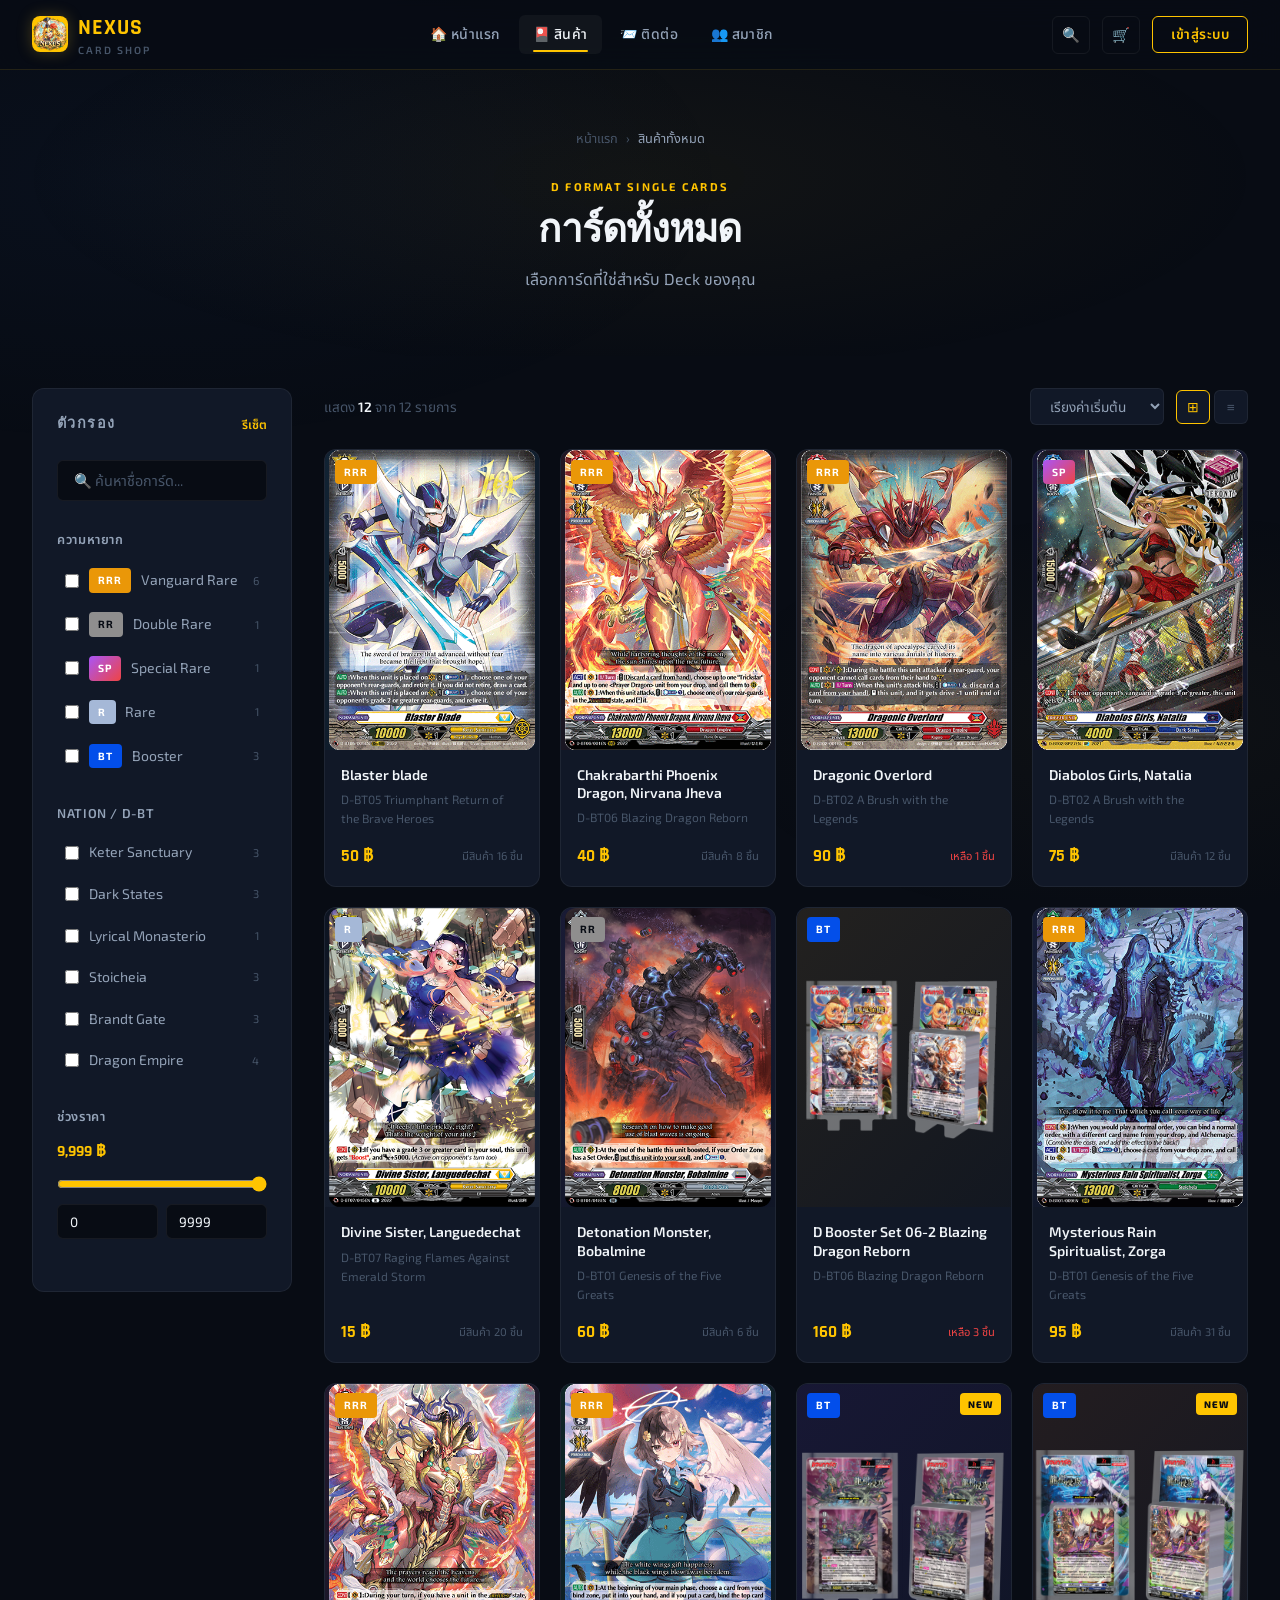
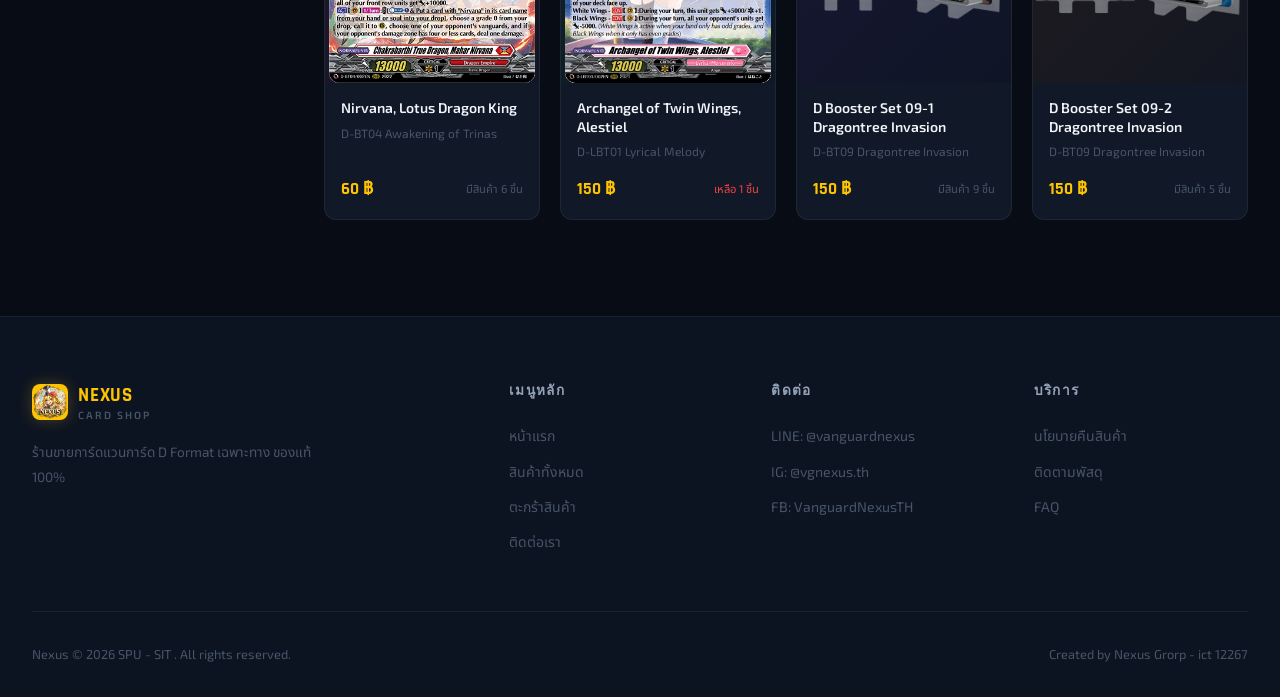
<file: products.html>
<!DOCTYPE html>
<html lang="th">
<head>
  <meta charset="UTF-8">
  <meta name="viewport" content="width=device-width, initial-scale=1.0">
  <title>สินค้าทั้งหมด — Nexus</title>
  <link rel="stylesheet" href="css/style.css">
  <link rel="icon" href="data:image/svg+xml,<svg xmlns='http://www.w3.org/2000/svg' viewBox='0 0 100 100'><text y='.9em' font-size='90'>🐉</text></svg>">
</head>
<body>

<!-- NAVBAR -->
<nav class="navbar" id="navbar">
  <a href="index.html" class="nav-logo">
        <div class="logo-icon">
    <img src="images/logo.png" alt="Logo"></div>
    <div><span class="logo-text"> NEXUS</span><span class="logo-sub">Card Shop</span></div>
  </a>
  <ul class="nav-links">
    <li><a href="index.html">🏠 หน้าแรก</a></li>
    <li><a href="products.html" class="active">🎴 สินค้า</a></li>
    <li><a href="contact.html">📨 ติดต่อ</a></li>
    <li><a href="about.html">👥 สมาชิก</a></li>
  </ul>
  <div class="nav-actions">
    <button class="search-toggle" title="ค้นหา">🔍</button>
    <a href="cart.html" class="cart-btn">🛒<span class="cart-count" style="display:none">0</span></a>
    <button class="login-btn">เข้าสู่ระบบ</button>
    <div class="user-menu-btn" style="display:none" onclick="logout()">
      <div class="user-avatar">DP</div>
      <span class="user-name">Player</span>
    </div>
    <button class="hamburger"><span></span><span></span><span></span></button>
  </div>
</nav>
<div class="mobile-nav">
  <a href="index.html">🏠 หน้าแรก</a>
  <a href="products.html">🎴 สินค้าทั้งหมด</a>
  <a href="cart.html">🛒 ตะกร้าสินค้า</a>
  <a href="contact.html">📨 ติดต่อเรา</a>
  <a href="about.html">👥 สมาชิกกลุ่ม</a>
</div>
<div class="search-overlay" id="search-overlay">
  <div class="search-box">
    <div class="search-input-wrap">
      <input type="text" class="search-input" id="search-input" placeholder="ค้นหาการ์ด...">
      <button class="search-clear" id="search-clear">✕</button>
    </div>
    <div class="search-hint">กด ESC เพื่อปิด</div>
    <div class="search-results" id="search-results" style="display:none"></div>
  </div>
</div>

<!-- PAGE HEADER -->
<div class="page-header">
  <div class="container">
    <div class="breadcrumb">
      <a href="index.html">หน้าแรก</a>
      <span class="sep">›</span>
      <span class="current">สินค้าทั้งหมด</span>
    </div>
    <span class="section-label">D FORMAT SINGLE CARDS</span>
    <h1 class="section-title">การ์ดทั้งหมด</h1>
    <p style="color:var(--text-secondary);margin-top:.75rem">เลือกการ์ดที่ใช่สำหรับ Deck ของคุณ</p>
  </div>
</div>

<!-- PRODUCTS PAGE -->
<div class="products-page">
  <div class="container">
    <div class="products-layout">

      <!-- FILTER SIDEBAR -->
      <aside class="filter-sidebar">
        <div class="filter-title">
          ตัวกรอง
          <button class="filter-clear" id="filter-clear">รีเซ็ต</button>
        </div>

        <!-- Search in sidebar -->
        <div class="filter-group">
          <input type="text" id="filter-search" class="form-input" placeholder="🔍 ค้นหาชื่อการ์ด...">
        </div>

        <!-- Rarity -->
        <div class="filter-group">
          <div class="filter-group-title">ความหายาก</div>
          <div class="filter-options">
            <label class="filter-option">
              <input type="checkbox" data-filter-rarity value="RRR"> 
              <span class="card-rarity rarity-rrr" style="position:static;border-radius:4px">RRR</span>
              Vanguard Rare <span class="count">6</span>
            </label>
            <label class="filter-option">
              <input type="checkbox" data-filter-rarity value="RR">
              <span class="card-rarity rarity-rr" style="position:static;border-radius:4px">RR</span>
              Double Rare <span class="count">1</span>
            </label>
            <label class="filter-option">
              <input type="checkbox" data-filter-rarity value="SP">
              <span class="card-rarity rarity-sp" style="position:static;border-radius:4px">SP</span>
              Special Rare <span class="count">1</span>
            </label>
            <label class="filter-option">
              <input type="checkbox" data-filter-rarity value="R">
              <span class="card-rarity rarity-r" style="position:static;border-radius:4px">R</span>
              Rare <span class="count">1</span>
            </label>
            <label class="filter-option">
              <input type="checkbox" data-filter-rarity value="BT">
              <span class="card-rarity rarity-bt" style="position:static;border-radius:4px">BT</span>
              Booster <span class="count">3</span>
            </label>
          </div>
        </div>

        <!-- Clan -->
        <div class="filter-group">
          <div class="filter-group-title">Nation / D-BT</div>
          <div class="filter-options">
           
            <label class="filter-option"><input type="checkbox" data-filter-clan value="Keter Sanctuary">Keter Sanctuary<span class="count">3</span></label>
            <label class="filter-option"><input type="checkbox" data-filter-clan value="Dark States">Dark States<span class="count">3</span></label>
            <label class="filter-option"><input type="checkbox" data-filter-clan value="Lyrical Monasterio">Lyrical Monasterio <span class="count">1</span></label>
            <label class="filter-option"><input type="checkbox" data-filter-clan value="Stoicheia">Stoicheia<span class="count">3</span></label>
            <label class="filter-option"><input type="checkbox" data-filter-clan value="Brandt Gate">Brandt Gate<span class="count">3</span></label>
            <label class="filter-option"><input type="checkbox" data-filter-clan value="Dragon Empire">Dragon Empire<span class="count">4</span></label>
          </div>
        </div>

        <!-- Price Range -->
        <div class="filter-group">
          <div class="filter-group-title">ช่วงราคา</div>
          <div class="price-range">
            <div id="price-display" style="color:var(--accent-gold);font-weight:700;font-family:var(--font-display)">9,999 ฿</div>
            <input type="range" id="price-range-slider" min="50" max="3000" value="3000" step="50">
            <div class="price-inputs">
              <input type="number" class="price-input" placeholder="ต่ำสุด" value="0" readonly>
              <input type="number" class="price-input" id="price-max" placeholder="สูงสุด" value="9999" readonly>
            </div>
          </div>
        </div>
      </aside>

      <!-- PRODUCTS MAIN -->
      <div class="products-main">
        <div class="products-toolbar">
          <div class="products-count" id="products-count">แสดง <span>0</span> รายการ</div>
          <div class="toolbar-right">
            <select class="sort-select" id="sort-select">
              <option value="default">เรียงค่าเริ่มต้น</option>
              <option value="price-asc">ราคา: ต่ำ → สูง</option>
              <option value="price-desc">ราคา: สูง → ต่ำ</option>
              <option value="name">ชื่อ A-Z</option>
              <option value="new">สินค้าใหม่</option>
            </select>
            <div class="view-toggle">
              <button class="view-btn active" data-view="grid" title="Grid View">⊞</button>
              <button class="view-btn" data-view="list" title="List View">≡</button>
            </div>
          </div>
        </div>

        <div class="products-grid" id="products-grid">
          <!-- Rendered by JS -->
        </div>
      </div>

    </div>
  </div>
</div>

<!-- Footer -->
<footer>
  <div class="container">
    <div class="footer-grid">
      <div class="footer-brand">
        <a href="index.html" class="nav-logo">
        <div class="logo-icon">
    <img src="images/logo.png" alt="Logo"></div>
    <div><span class="logo-text"> NEXUS</span><span class="logo-sub">Card Shop</span></div>
  </a>
        <p class="footer-desc">ร้านขายการ์ดแวนการ์ด D Format เฉพาะทาง ของแท้ 100%</p>
      </div>
      <div class="footer-col"><h4>เมนูหลัก</h4><ul>
        <li><a href="index.html">หน้าแรก</a></li>
        <li><a href="products.html">สินค้าทั้งหมด</a></li>
        <li><a href="cart.html">ตะกร้าสินค้า</a></li>
        <li><a href="contact.html">ติดต่อเรา</a></li>
      </ul></div>
      <div class="footer-col"><h4>ติดต่อ</h4><ul>
        <li><a href="#">LINE: @vanguardnexus</a></li>
        <li><a href="#">IG: @vgnexus.th</a></li>
        <li><a href="#">FB: VanguardNexusTH</a></li>
      </ul></div>
      <div class="footer-col"><h4>บริการ</h4><ul>
        <li><a href="#">นโยบายคืนสินค้า</a></li>
        <li><a href="#">ติดตามพัสดุ</a></li>
        <li><a href="#">FAQ</a></li>
      </ul></div>
    </div>
    <div class="footer-bottom">
      <span>Nexus © 2026 SPU - SIT . All rights reserved.</span>
      <span>Created by Nexus Grorp - ict 12267</span>
    </div>
  </div>
</footer>

<div id="toast-container"></div>

<!-- Login Modal -->
<div class="modal-overlay" id="login-modal">
  <div class="modal">
    <button class="modal-close" id="modal-close">✕</button>
    <div class="logo-icon" style="margin:0 auto .75rem; width:48px; height:48px; display: flex; align-items: center; justify-content: center;">
    <img src="images/logo.png" alt="Logo" style="width: 100%; height: 100%; object-fit: contain;">
</div>
    <h2 class="modal-title">ยินดีต้อนรับ</h2>
    <p class="modal-sub">เข้าสู่ระบบเพื่อรับสิทธิพิเศษและติดตามคำสั่งซื้อ</p>

    <div class="tab-switch">
      <button class="tab-btn active" data-tab="login">เข้าสู่ระบบ</button>
      <button class="tab-btn" data-tab="register">สมัครสมาชิก</button>
    </div>

    <!-- Login Form -->
    <form id="login-form" > 
      <div class="form-group">
        <label class="form-label">อีเมล</label>
        <input name="email" type="email" class="form-input" placeholder="your@email.com" >
      </div>
      <div class="form-group">
        <label class="form-label">รหัสผ่าน</label>
        <div class="form-input-wrap">
          <input name="password" type="password" class="form-input" placeholder="รหัสผ่าน" >
          <button type="button" class="toggle-pw">👁</button>
        </div>
      </div>
      <label class="form-check">
        <input type="checkbox" checked> จดจำการเข้าสู่ระบบ
      </label>
      <button type="submit" class="btn-primary btn-full">เข้าสู่ระบบ</button>
      <div class="divider-text">หรือ</div>
      <div class="social-logins">
        <button type="button" class="social-login-btn">📘 Facebook</button>
        <button type="button" class="social-login-btn">🔵 Google</button>
      </div>
      <p style="text-align:center;margin-top:1rem;font-size:.78rem;color:var(--text-muted)">
        อีเมล กับ รหัสทอลอง : <a href="/cdn-cgi/l/email-protection" class="__cf_email__" data-cfemail="a1c5c4cccee1d7c0cfc6d4c0d3c58fd5c9">[email&#160;protected]</a> / demo1234
      </p>
    </form>

    <!-- Register Form -->
    <form id="register-form" class="hidden"  >
      <div class="form-group">
        <label class="form-label">ชื่อ-นามสกุล</label>
        <input name="name" type="text" class="form-input" placeholder="ชื่อ นามสกุล">
      </div>
      <div class="form-group">
        <label class="form-label">อีเมล</label>
        <input name="email" type="email" class="form-input" placeholder="your@email.com">
      </div>
      <div class="form-group">
        <label class="form-label">รหัสผ่าน</label>
        <div class="form-input-wrap">
          <input name="password" type="password" class="form-input" placeholder="อย่างน้อย 6 ตัวอักษร">
          <button type="button" class="toggle-pw">👁</button>
        </div>
      </div>
      <label class="form-check">
        <input type="checkbox" required> ยอมรับเงื่อนไขการใช้บริการ
      </label>
      <button type="submit" class="btn-primary btn-full">สมัครสมาชิกฟรี</button>
    <div class="divider-text">หรือ</div>
      <div class="social-logins">
         <button type="button" class="social-login-btn">📘 Facebook</button>
        <button type="button" class="social-login-btn">🔵 Google</button>
      </div>
    </form>
  </div>
</div>

<script src="js/main.js"></script>
</body>
</html>
</file>
<file: css/style.css>
/* ============================================
   VANGUARD NEXUS - Main Stylesheet
   D Format Card Shop
   ============================================ */

@import url('https://fonts.googleapis.com/css2?family=Rajdhani:wght@300;400;500;600;700&family=Exo+2:ital,wght@0,100..900;1,100..900&family=Noto+Sans+Thai:wght@300;400;500;600;700&display=swap');

/* ---- CSS Variables ---- */
:root {
  --bg-primary: #080c14;
  --bg-secondary: #0d1421;
  --bg-card: #111827;
  --bg-elevated: #1a2335;
  --accent-gold: #ffc400;
  --accent-gold-light: #ffc400;
  --accent-blue: #3b82f6;
  --accent-cyan: #06b6d4;
  --accent-red: #ef4444;
  --text-primary: #f1f5f9;
  --text-secondary: #94a3b8;
  --text-muted: #475569;
  --border-subtle: rgba(201, 162, 39, 0.15);
  --border-card: rgba(255, 255, 255, 0.06);
  --glow-gold: rgba(201, 162, 39, 0.3);
  --glow-blue: rgba(59, 130, 246, 0.3);
  --shadow-card: 0 4px 24px rgba(0, 0, 0, 0.4);
  --shadow-elevated: 0 8px 40px rgba(0, 0, 0, 0.6);
  --radius-sm: 6px;
  --radius-md: 12px;
  --radius-lg: 20px;
  --transition: all 0.25s cubic-bezier(0.4, 0, 0.2, 1);
  --transition-slow: all 0.5s cubic-bezier(0.4, 0, 0.2, 1);
  --font-display: 'Rajdhani', sans-serif;
  --font-body: 'Exo 2', 'Noto Sans Thai', sans-serif;
}

/* ---- Reset & Base ---- */
*, *::before, *::after { box-sizing: border-box; margin: 0; padding: 0; }

html {
  scroll-behavior: smooth;
  font-size: 16px;
}

body {
  font-family: var(--font-body);
  background-color: var(--bg-primary);
  color: var(--text-primary);
  line-height: 1.6;
  overflow-x: hidden;
  min-height: 100vh;
}

body::before {
  content: '';
  position: fixed;
  top: 0; left: 0; right: 0; bottom: 0;
  background:
    radial-gradient(ellipse 80% 50% at 10% 20%, rgba(59, 130, 246, 0.04) 0%, transparent 60%),
    radial-gradient(ellipse 60% 40% at 90% 80%, rgba(201, 162, 39, 0.04) 0%, transparent 60%);
  pointer-events: none;
  z-index: 0;
}

a { color: inherit; text-decoration: none; }
img { max-width: 100%; display: block; }
button { cursor: pointer; font-family: var(--font-body); }
input, textarea, select { font-family: var(--font-body); }

/* ---- Scrollbar ---- */
::-webkit-scrollbar { width: 6px; }
::-webkit-scrollbar-track { background: var(--bg-primary); }
::-webkit-scrollbar-thumb { background: var(--accent-gold); border-radius: 3px; }

/* ---- Selection ---- */
::selection { background: rgba(201, 162, 39, 0.25); color: var(--accent-gold-light); }

/* ============================================
   NAVBAR
   ============================================ */
.navbar {
  position: fixed;
  top: 0; left: 0; right: 0;
  z-index: 1000;
  padding: 0 2rem;
  height: 70px;
  display: flex;
  align-items: center;
  justify-content: space-between;
  background: rgba(8, 12, 20, 0.85);
  backdrop-filter: blur(20px);
  -webkit-backdrop-filter: blur(20px);
  border-bottom: 1px solid var(--border-subtle);
  transition: var(--transition);
}

.navbar.scrolled {
  background: rgba(8, 12, 20, 0.97);
  box-shadow: 0 4px 30px rgba(0, 0, 0, 0.5);
}

.nav-logo {
  display: flex;
  align-items: center;
  gap: 0.6rem;
}

.logo-icon {
  width: 36px;
  height: 36px;
  background: linear-gradient(135deg, var(--accent-gold), var(--accent-gold-light));
  border-radius: 8px;
  display: flex;
  align-items: center;
  justify-content: center;
  font-size: 1.1rem;
  box-shadow: 0 0 15px var(--glow-gold);
  animation: logoGlow 3s ease-in-out infinite;
}

@keyframes logoGlow {
  0%, 100% { box-shadow: 0 0 15px var(--glow-gold); }
  50% { box-shadow: 0 0 25px rgba(201, 162, 39, 0.5), 0 0 50px rgba(201, 162, 39, 0.2); }
}

.logo-text {
  font-family: var(--font-display);
  font-size: 1.4rem;
  font-weight: 700;
  letter-spacing: 0.05em;
  background: linear-gradient(90deg, var(--accent-gold), var(--accent-gold-light));
  -webkit-background-clip: text;
  -webkit-text-fill-color: transparent;
  background-clip: text;
}

.logo-sub {
  font-size: 0.65rem;
  letter-spacing: 0.2em;
  color: var(--text-muted);
  text-transform: uppercase;
  display: block;
  margin-top: -4px;
  font-weight: 600;
}

.nav-links {
  display: flex;
  align-items: center;
  gap: 0.25rem;
  list-style: none;
}

.nav-links a {
  display: flex;
  align-items: center;
  gap: 0.4rem;
  padding: 0.5rem 0.9rem;
  border-radius: var(--radius-sm);
  font-size: 0.875rem;
  font-weight: 500;
  color: var(--text-secondary);
  letter-spacing: 0.03em;
  transition: var(--transition);
  position: relative;
}

.nav-links a::after {
  content: '';
  position: absolute;
  bottom: 2px; left: 50%; right: 50%;
  height: 2px;
  background: var(--accent-gold);
  border-radius: 1px;
  transition: var(--transition);
}

.nav-links a:hover,
.nav-links a.active {
  color: var(--text-primary);
  background: rgba(255, 255, 255, 0.04);
}

.nav-links a:hover::after,
.nav-links a.active::after {
  left: 0.9rem; right: 0.9rem;
}

.nav-actions {
  display: flex;
  align-items: center;
  gap: 0.75rem;
}

.search-toggle {
  width: 38px; height: 38px;
  border: 1px solid var(--border-card);
  border-radius: var(--radius-sm);
  background: transparent;
  color: var(--text-secondary);
  display: flex;
  align-items: center;
  justify-content: center;
  transition: var(--transition);
  font-size: 0.9rem;
}

.search-toggle:hover {
  border-color: var(--accent-gold);
  color: var(--accent-gold);
  background: rgba(201, 162, 39, 0.08);
}

.cart-btn {
  position: relative;
  width: 38px; height: 38px;
  border: 1px solid var(--border-card);
  border-radius: var(--radius-sm);
  background: transparent;
  color: var(--text-secondary);
  display: flex;
  align-items: center;
  justify-content: center;
  transition: var(--transition);
  font-size: 0.9rem;
}

.cart-btn:hover {
  border-color: var(--accent-gold);
  color: var(--accent-gold);
  background: rgba(201, 162, 39, 0.08);
}

.cart-count {
  position: absolute;
  top: -6px; right: -6px;
  width: 18px; height: 18px;
  background: var(--accent-gold);
  color: var(--bg-primary);
  font-size: 0.65rem;
  font-weight: 700;
  border-radius: 50%;
  display: flex;
  align-items: center;
  justify-content: center;
  animation: cartBounce 0.3s cubic-bezier(0.4, 0, 0.2, 1);
}

@keyframes cartBounce {
  0% { transform: scale(0); }
  70% { transform: scale(1.2); }
  100% { transform: scale(1); }
}

.login-btn {
  padding: 0.45rem 1.1rem;
  border: 1px solid var(--accent-gold);
  border-radius: var(--radius-sm);
  background: transparent;
  color: var(--accent-gold);
  font-size: 0.85rem;
  font-weight: 600;
  letter-spacing: 0.04em;
  transition: var(--transition);
}

.login-btn:hover {
  background: var(--accent-gold);
  color: var(--bg-primary);
  box-shadow: 0 0 20px var(--glow-gold);
}


.user-menu-btn {
  display: flex;
  align-items: center;
  gap: 0.5rem;
  padding: 0.4rem 0.9rem;
  border: 1px solid var(--border-card);
  border-radius: var(--radius-sm);
  background: transparent;
  color: var(--text-secondary);
  font-size: 0.85rem;
  font-weight: 500;
  transition: var(--transition);
  cursor: pointer;
}

.user-menu-btn:hover {
  border-color: var(--accent-gold);
  color: var(--accent-gold);
}

.user-avatar {
  width: 26px; height: 26px;
  background: linear-gradient(135deg, var(--accent-gold), var(--accent-blue));
  border-radius: 50%;
  display: flex;
  align-items: center;
  justify-content: center;
  font-size: 0.7rem;
  font-weight: 700;
  color: white;
}

.hidden {
  display: none !important;
}

/* Mobile Hamburger */
.hamburger {
  display: none;
  flex-direction: column;
  gap: 5px;
  background: none;
  border: none;
  padding: 4px;
  cursor: pointer;
}

.hamburger span {
  display: block;
  width: 22px;
  height: 2px;
  background: var(--text-secondary);
  border-radius: 1px;
  transition: var(--transition);
}

.hamburger.active span:nth-child(1) { transform: rotate(45deg) translate(5px, 5px); }
.hamburger.active span:nth-child(2) { opacity: 0; }
.hamburger.active span:nth-child(3) { transform: rotate(-45deg) translate(5px, -5px); }

/* Mobile Nav */
.mobile-nav {
  display: none;
  position: fixed;
  top: 70px; left: 0; right: 0;
  background: rgba(8, 12, 20, 0.98);
  backdrop-filter: blur(20px);
  border-bottom: 1px solid var(--border-subtle);
  padding: 1rem;
  z-index: 999;
  transform: translateY(-20px);
  opacity: 0;
  transition: var(--transition);
}

.mobile-nav.open {
  transform: translateY(0);
  opacity: 1;
}

.mobile-nav a {
  display: flex;
  align-items: center;
  gap: 0.6rem;
  padding: 0.8rem 1rem;
  color: var(--text-secondary);
  border-radius: var(--radius-sm);
  font-weight: 500;
  transition: var(--transition);
}

.mobile-nav a:hover { color: var(--accent-gold); background: rgba(201, 162, 39, 0.06); }

/* Search Overlay */
.search-overlay {
  position: fixed;
  top: 0; left: 0; right: 0; bottom: 0;
  background: rgba(0, 0, 0, 0.9);
  backdrop-filter: blur(10px);
  z-index: 2000;
  display: flex;
  align-items: flex-start;
  justify-content: center;
  padding-top: 15vh;
  opacity: 0;
  visibility: hidden;
  transition: var(--transition);
}

.search-overlay.open {
  opacity: 1;
  visibility: visible;
}

.search-box {
  width: 100%;
  max-width: 640px;
  padding: 0 1.5rem;
}

.search-input-wrap {
  position: relative;
  transform: translateY(20px);
  transition: var(--transition-slow);
}

.search-overlay.open .search-input-wrap {
  transform: translateY(0);
}

.search-input {
  width: 100%;
  padding: 1rem 3.5rem 1rem 1.5rem;
  background: var(--bg-elevated);
  border: 2px solid var(--border-subtle);
  border-radius: var(--radius-md);
  color: var(--text-primary);
  font-size: 1.1rem;
  outline: none;
  transition: var(--transition);
}

.search-input:focus { border-color: var(--accent-gold); }
.search-input::placeholder { color: var(--text-muted); }

.search-clear {
  position: absolute;
  right: 1rem;
  top: 50%;
  transform: translateY(-50%);
  background: none;
  border: none;
  color: var(--text-muted);
  font-size: 1.2rem;
  cursor: pointer;
  transition: var(--transition);
}

.search-clear:hover { color: var(--accent-gold); }

.search-hint {
  margin-top: 0.75rem;
  color: var(--text-muted);
  font-size: 0.8rem;
  text-align: center;
}

.search-results {
  margin-top: 1rem;
  background: var(--bg-elevated);
  border: 1px solid var(--border-card);
  border-radius: var(--radius-md);
  overflow: hidden;
  max-height: 400px;
  overflow-y: auto;
}

.search-result-item {
  display: flex;
  align-items: center;
  gap: 1rem;
  padding: 0.8rem 1rem;
  border-bottom: 1px solid var(--border-card);
  cursor: pointer;
  transition: var(--transition);
}

.search-result-item:last-child { border-bottom: none; }
.search-result-item:hover { background: rgba(201, 162, 39, 0.06); }

.search-result-img {
  width: 44px;
  height: 60px;
  object-fit: cover;
  border-radius: 4px;
  background: var(--bg-card);
  flex-shrink: 0;
}

.search-result-info { flex: 1; }
.search-result-name { font-weight: 600; font-size: 0.9rem; }
.search-result-price { color: var(--accent-gold); font-size: 0.85rem; margin-top: 2px; }

/* ============================================
   HERO SECTION
   ============================================ */
.hero {
  position: relative;
  min-height: 100vh;
  display: flex;
  align-items: center;
  padding: 0 2rem;
  padding-top: 70px;
  overflow: hidden;
}

.hero-bg {
  position: absolute;
  inset: 0;
  background:
    radial-gradient(ellipse 60% 70% at 60% 40%, rgba(59, 130, 246, 0.08) 0%, transparent 60%),
    radial-gradient(ellipse 50% 60% at 20% 70%, rgba(201, 162, 39, 0.06) 0%, transparent 60%);
}

.hero-grid {
  position: absolute;
  inset: 0;
  background-image:
    linear-gradient(rgba(255,255,255,0.02) 1px, transparent 1px),
    linear-gradient(90deg, rgba(255,255,255,0.02) 1px, transparent 1px);
  background-size: 60px 60px;
  mask-image: radial-gradient(ellipse at center, black 30%, transparent 80%);
}

.hero-content {
  position: relative;
  z-index: 1;
  max-width: 1300px;
  margin: 0 auto;
  width: 100%;
  display: grid;
  grid-template-columns: 1fr 1fr;
  gap: 4rem;
  align-items: center;
}

.hero-text { }

.hero-badge {
  display: inline-flex;
  align-items: center;
  gap: 0.4rem;
  padding: 0.35rem 0.9rem;
  background: rgba(201, 162, 39, 0.1);
  border: 1px solid rgba(201, 162, 39, 0.3);
  border-radius: 100px;
  font-size: 0.75rem;
  font-weight: 600;
  color: var(--accent-gold);
  letter-spacing: 0.1em;
  text-transform: uppercase;
  margin-bottom: 1.5rem;
  animation: fadeInUp 0.6s ease both;
}

.hero-badge .dot {
  width: 6px; height: 6px;
  background: var(--accent-gold);
  border-radius: 50%;
  animation: pulse 2s ease-in-out infinite;
}

@keyframes pulse {
  0%, 100% { opacity: 1; transform: scale(1); }
  50% { opacity: 0.5; transform: scale(0.8); }
}

.hero-title {
  font-family: var(--font-display);
  font-size: clamp(2.5rem, 5vw, 4rem);
  font-weight: 700;
  line-height: 1.1;
  letter-spacing: -0.02em;
  margin-bottom: 1.25rem;
  animation: fadeInUp 0.6s 0.1s ease both;
}

.hero-title .line2 {
  background: linear-gradient(90deg, var(--accent-gold), var(--accent-gold-light), var(--accent-cyan));
  -webkit-background-clip: text;
  -webkit-text-fill-color: transparent;
  background-clip: text;
}

.hero-desc {
  font-size: 1rem;
  color: var(--text-secondary);
  line-height: 1.8;
  margin-bottom: 2rem;
  max-width: 480px;
  animation: fadeInUp 0.6s 0.2s ease both;
}

.hero-cta {
  display: flex;
  gap: 1rem;
  flex-wrap: wrap;
  animation: fadeInUp 0.6s 0.3s ease both;
}

.btn-primary {
  display: inline-flex;
  align-items: center;
  gap: 0.5rem;
  padding: 0.75rem 1.75rem;
  background: linear-gradient(135deg, var(--accent-gold), var(--accent-gold-light));
  color: var(--bg-primary);
  font-weight: 700;
  font-size: 0.9rem;
  letter-spacing: 0.04em;
  border-radius: var(--radius-sm);
  border: none;
  transition: var(--transition);
  position: relative;
  overflow: hidden;
}

.btn-primary::before {
  content: '';
  position: absolute;
  inset: 0;
  background: linear-gradient(135deg, rgba(255,255,255,0.2), transparent);
  opacity: 0;
  transition: var(--transition);
}

.btn-primary:hover {
  transform: translateY(-2px);
  box-shadow: 0 8px 25px var(--glow-gold);
}

.btn-primary:hover::before { opacity: 1; }

.btn-secondary {
  display: inline-flex;
  align-items: center;
  gap: 0.5rem;
  padding: 0.75rem 1.75rem;
  background: transparent;
  color: var(--text-primary);
  font-weight: 600;
  font-size: 0.9rem;
  letter-spacing: 0.04em;
  border-radius: var(--radius-sm);
  border: 1px solid var(--border-card);
  transition: var(--transition);
}

.btn-secondary:hover {
  border-color: var(--text-muted);
  background: rgba(255,255,255,0.04);
  transform: translateY(-2px);
}

.hero-stats {
  display: flex;
  gap: 2rem;
  margin-top: 3rem;
  padding-top: 2rem;
  border-top: 1px solid var(--border-card);
  animation: fadeInUp 0.6s 0.4s ease both;
}

.stat { }
.stat-number {
  font-family: var(--font-display);
  font-size: 1.8rem;
  font-weight: 700;
  color: var(--accent-gold);
  line-height: 1;
}

.stat-label {
  font-size: 0.75rem;
  color: var(--text-muted);
  margin-top: 0.25rem;
  letter-spacing: 0.06em;
  text-transform: uppercase;
}

/* Hero Visual */
.hero-visual {
  position: relative;
  display: flex;
  align-items: center;
  justify-content: center;
  animation: fadeInRight 0.8s 0.3s ease both;
}

.hero-cards-showcase {
  position: relative;
  width: 380px;
  height: 450px;
}

.showcase-card {
  position: absolute;
  width: 170px;
  height: 240px;
  background: var(--bg-elevated);
  border: 1px solid var(--border-card);
  border-radius: 12px;
  overflow: hidden;
  box-shadow: var(--shadow-elevated);
  transition: var(--transition-slow);
}

.showcase-card img {
  width: 100%;
  height: 100%;
  object-fit: cover;
}

.showcase-card-placeholder {
  width: 100%;
  height: 100%;
  display: flex;
  flex-direction: column;
  align-items: center;
  justify-content: center;
  gap: 0.5rem;
  font-size: 2rem;
}

.showcase-card:nth-child(1) {
  top: 0; left: 0;
  transform: rotate(-8deg);
  animation: floatCard1 4s ease-in-out infinite;
}

.showcase-card:nth-child(2) {
  top: 30px; left: 50%;
  transform: translateX(-50%);
  z-index: 3;
  animation: floatCard2 4s ease-in-out infinite;
}

.showcase-card:nth-child(3) {
  top: 0; right: 0;
  transform: rotate(8deg);
  animation: floatCard3 4s ease-in-out infinite;
}

@keyframes floatCard1 {
  0%, 100% { transform: rotate(-8deg) translateY(0); }
  50% { transform: rotate(-8deg) translateY(-12px); }
}

@keyframes floatCard2 {
  0%, 100% { transform: translateX(-50%) translateY(0); }
  50% { transform: translateX(-50%) translateY(-18px); }
}

@keyframes floatCard3 {
  0%, 100% { transform: rotate(8deg) translateY(0); }
  50% { transform: rotate(8deg) translateY(-12px); }
}

.glow-ring {
  position: absolute;
  inset: -40px;
  border-radius: 50%;
  background: radial-gradient(circle, rgba(201, 162, 39, 0.06) 0%, transparent 70%);
  animation: glow-pulse 3s ease-in-out infinite;
}

@keyframes glow-pulse {
  0%, 100% { opacity: 0.5; transform: scale(1); }
  50% { opacity: 1; transform: scale(1.05); }
}

/* ============================================
   SECTIONS COMMON
   ============================================ */
section { position: relative; z-index: 1; }

.container {
  max-width: 1300px;
  margin: 0 auto;
  padding: 0 2rem;
}

.section-header {
  margin-bottom: 3rem;
}

.section-label {
  display: inline-block;
  font-size: 0.7rem;
  letter-spacing: 0.2em;
  text-transform: uppercase;
  color: var(--accent-gold);
  font-weight: 700;
  margin-bottom: 0.75rem;
}

.section-title {
  font-family: var(--font-display);
  font-size: clamp(1.8rem, 3vw, 2.5rem);
  font-weight: 700;
  letter-spacing: -0.02em;
  line-height: 1.2;
}

.section-desc {
  margin-top: 0.75rem;
  color: var(--text-secondary);
  font-size: 0.95rem;
  max-width: 500px;
}

.divider {
  width: 48px;
  height: 3px;
  background: linear-gradient(90deg, var(--accent-gold), transparent);
  border-radius: 2px;
  margin-top: 1rem;
}

/* ============================================
   FEATURED SECTION (index)
   ============================================ */
.featured-section {
  padding: 6rem 0;
}

.featured-grid {
  display: grid;
  grid-template-columns: repeat(auto-fill, minmax(220px, 1fr));
  gap: 1.5rem;
}

/* ============================================
   PRODUCT CARD
   ============================================ */
.product-card {
  background: var(--bg-card);
  border: 1px solid var(--border-card);
  border-radius: var(--radius-md);
  overflow: hidden;
  cursor: pointer;
  transition: var(--transition);
  position: relative;
  display: flex;
  flex-direction: column;
}

.product-card::before {
  content: '';
  position: absolute;
  inset: 0;
  border-radius: var(--radius-md);
  border: 1px solid transparent;
  background: linear-gradient(135deg, rgba(201,162,39,0.1), transparent, rgba(59,130,246,0.1)) border-box;
  -webkit-mask: linear-gradient(#fff 0 0) padding-box, linear-gradient(#fff 0 0);
  mask: linear-gradient(#fff 0 0) padding-box, linear-gradient(#fff 0 0);
  -webkit-mask-composite: destination-out;
  mask-composite: exclude;
  opacity: 0;
  transition: var(--transition);
}

.product-card:hover {
  transform: translateY(-6px);
  box-shadow: 0 20px 50px rgba(0, 0, 0, 0.5);
  border-color: rgba(201, 162, 39, 0.2);
}

.product-card:hover::before { opacity: 1; }

.card-image-wrap {
  position: relative;
  aspect-ratio: 2.5/3.5;
  overflow: hidden;
  background: var(--bg-secondary);
}

.card-image {
  width: 100%;
  height: 100%;
  object-fit: cover;
  transition: var(--transition-slow);
}

.product-card:hover .card-image { transform: scale(1.05); }

.card-rarity {
  position: absolute;
  top: 0.6rem;
  left: 0.6rem;
  padding: 0.25rem 0.6rem;
  border-radius: 4px;
  font-size: 0.65rem;
  font-weight: 700;
  letter-spacing: 0.08em;
  text-transform: uppercase;
}

.rarity-rrr { background: rgb(234, 151, 8); color: white; }
.rarity-rr { background: rgb(143, 142, 142); color: var(--bg-primary); }
.rarity-r { background: rgb(165, 184, 215); color: white; }
.rarity-bt { background: rgba(0, 85, 255, 0.9); color: white; }
.rarity-sp { background: linear-gradient(135deg, rgb(169, 85, 247), rgb(239, 68, 68)); color: white; }

.card-badge-new {
  position: absolute;
  top: 0.6rem;
  right: 0.6rem;
  padding: 0.2rem 0.5rem;
  background: var(--accent-gold);
  color: var(--bg-primary);
  font-size: 0.6rem;
  font-weight: 800;
  border-radius: 4px;
  letter-spacing: 0.08em;
  text-transform: uppercase;
}

.card-actions {
  position: absolute;
  bottom: 0; left: 0; right: 0;
  display: flex;
  gap: 0.5rem;
  padding: 0.75rem;
  background: linear-gradient(to top, rgba(0,0,0,0.9) 0%, transparent 100%);
  transform: translateY(100%);
  transition: var(--transition);
}

.product-card:hover .card-actions { transform: translateY(0); }

.action-btn {
  flex: 1;
  padding: 0.5rem;
  border-radius: var(--radius-sm);
  border: none;
  font-size: 0.78rem;
  font-weight: 600;
  transition: var(--transition);
  display: flex;
  align-items: center;
  justify-content: center;
  gap: 0.35rem;
}

.action-btn.add-cart {
  background: var(--accent-gold);
  color: var(--bg-primary);
}

.action-btn.add-cart:hover { background: var(--accent-gold-light); }

.action-btn.view-detail {
  background: rgba(255,255,255,0.1);
  color: var(--text-primary);
  border: 1px solid rgba(255,255,255,0.15);
}

.action-btn.view-detail:hover { background: rgba(255,255,255,0.2); }

.card-info {
  padding: 1rem;
  flex: 1;
  display: flex;
  flex-direction: column;
  gap: 0.4rem;
}

.card-name {
  font-weight: 600;
  font-size: 0.875rem;
  line-height: 1.3;
  color: var(--text-primary);
}

.card-series {
  font-size: 0.75rem;
  color: var(--text-muted);
}

.card-footing {
  display: flex;
  align-items: center;
  justify-content: space-between;
  margin-top: auto;
  padding-top: 0.5rem;
}

.card-price {
  font-family: var(--font-display);
  font-size: 1.05rem;
  font-weight: 700;
  color: var(--accent-gold);
}

.card-stock {
  font-size: 0.7rem;
  color: var(--text-muted);
}

.card-stock.low { color: var(--accent-red); }
.card-stock.out { color: var(--text-muted); text-decoration: line-through; }

.wishlist-btn {
  position: absolute;
  bottom: calc(100% + 0); /* positioned in card-info */
  right: 1rem;
  width: 28px; height: 28px;
  background: rgba(255,255,255,0.06);
  border: 1px solid var(--border-card);
  border-radius: 50%;
  display: flex;
  align-items: center;
  justify-content: center;
  color: var(--text-muted);
  font-size: 0.75rem;
  cursor: pointer;
  transition: var(--transition);
}

.wishlist-btn:hover,
.wishlist-btn.active {
  color: var(--accent-red);
  border-color: var(--accent-red);
  background: rgba(239, 68, 68, 0.1);
}

/* Card image placeholder */
.card-placeholder {
  width: 100%;
  height: 100%;
  display: flex;
  flex-direction: column;
  align-items: center;
  justify-content: center;
  background: linear-gradient(135deg, var(--bg-secondary) 0%, var(--bg-elevated) 100%);
  gap: 0.5rem;
}

.card-placeholder .card-art { font-size: 3.5rem; }
.card-placeholder .card-art-name { font-size: 0.7rem; color: var(--text-muted); font-weight: 600; text-align: center; padding: 0 0.5rem; }

/* ============================================
   CATEGORIES SECTION
   ============================================ */
.categories-section { padding: 4rem 0; }

.cat-grid {
  display: grid;
  grid-template-columns: repeat(auto-fill, minmax(160px, 1fr));
  gap: 1rem;
}

.cat-card {
  background: var(--bg-card);
  border: 1px solid var(--border-card);
  border-radius: var(--radius-md);
  padding: 1.5rem 1rem;
  text-align: center;
  cursor: pointer;
  transition: var(--transition);
  display: flex;
  flex-direction: column;
  align-items: center;
  gap: 0.75rem;
}

.cat-card:hover {
  border-color: var(--accent-gold);
  background: rgba(201,162,39,0.05);
  transform: translateY(-4px);
}

.cat-icon {
  font-size: 2rem;
  display: block;
}

.cat-name {
  font-weight: 600;
  font-size: 0.875rem;
}

.cat-count {
  font-size: 0.75rem;
  color: var(--text-muted);
}

/* ============================================
   MARQUEE / ANNOUNCEMENT
   ============================================ */
.marquee-section {
  padding: 1rem 0;
  overflow: hidden;
  border-top: 1px solid var(--border-card);
  border-bottom: 1px solid var(--border-card);
  background: rgba(201,162,39,0.04);
}

.marquee-track {
  display: flex;
  gap: 3rem;
  animation: marquee 25s linear infinite;
  white-space: nowrap;
}

.marquee-item {
  display: flex;
  align-items: center;
  gap: 0.5rem;
  font-size: 0.8rem;
  color: var(--text-secondary);
  letter-spacing: 0.05em;
  flex-shrink: 0;
}

.marquee-item .dot { width: 4px; height: 4px; background: var(--accent-gold); border-radius: 50%; }

@keyframes marquee {
  0% { transform: translateX(0); }
  100% { transform: translateX(-50%); }
}

/* ============================================
   NEWSLETTER SECTION
   ============================================ */
.newsletter-section {
  padding: 5rem 0;
}

.newsletter-card {
  background: var(--bg-elevated);
  border: 1px solid var(--border-subtle);
  border-radius: var(--radius-lg);
  padding: 3rem;
  text-align: center;
  position: relative;
  overflow: hidden;
}

.newsletter-card::before {
  content: '';
  position: absolute;
  inset: 0;
  background: radial-gradient(ellipse at top, rgba(201,162,39,0.08) 0%, transparent 70%);
}

.newsletter-card .section-title { position: relative; }

.newsletter-form {
  display: flex;
  gap: 1rem;
  max-width: 460px;
  margin: 2rem auto 0;
  position: relative;
}

.newsletter-input {
  flex: 1;
  padding: 0.75rem 1.25rem;
  background: var(--bg-primary);
  border: 1px solid var(--border-card);
  border-radius: var(--radius-sm);
  color: var(--text-primary);
  font-size: 0.9rem;
  outline: none;
  transition: var(--transition);
}

.newsletter-input:focus { border-color: var(--accent-gold); }
.newsletter-input::placeholder { color: var(--text-muted); }

/* ============================================
   FOOTER
   ============================================ */
footer {
  background: var(--bg-secondary);
  border-top: 1px solid var(--border-card);
  padding: 4rem 0 2rem;
}

.footer-grid {
  display: grid;
  grid-template-columns: 2fr 1fr 1fr 1fr;
  gap: 3rem;
  margin-bottom: 3rem;
}

.footer-brand .logo-text { font-size: 1.2rem; }

.footer-desc {
  margin-top: 1rem;
  font-size: 0.85rem;
  color: var(--text-muted);
  line-height: 1.8;
  max-width: 280px;
}

.footer-social {
  display: flex;
  gap: 0.5rem;
  margin-top: 1.5rem;
}

.social-btn {
  width: 36px; height: 36px;
  border: 1px solid var(--border-card);
  border-radius: var(--radius-sm);
  background: transparent;
  color: var(--text-muted);
  display: flex;
  align-items: center;
  justify-content: center;
  font-size: 0.85rem;
  transition: var(--transition);
  cursor: pointer;
}

.social-btn:hover {
  border-color: var(--accent-gold);
  color: var(--accent-gold);
}

.footer-col h4 {
  font-family: var(--font-display);
  font-size: 0.85rem;
  letter-spacing: 0.1em;
  text-transform: uppercase;
  color: var(--text-secondary);
  margin-bottom: 1.25rem;
}

.footer-col ul { list-style: none; }
.footer-col ul li { margin-bottom: 0.6rem; }

.footer-col ul li a {
  font-size: 0.875rem;
  color: var(--text-muted);
  transition: var(--transition);
}

.footer-col ul li a:hover { color: var(--accent-gold); }

.footer-bottom {
  border-top: 1px solid var(--border-card);
  padding-top: 2rem;
  display: flex;
  align-items: center;
  justify-content: space-between;
  font-size: 0.8rem;
  color: var(--text-muted);
}

/* ============================================
   TOAST NOTIFICATION
   ============================================ */
#toast-container {
  position: fixed;
  bottom: 2rem;
  right: 2rem;
  z-index: 9999;
  display: flex;
  flex-direction: column;
  gap: 0.75rem;
}

.toast {
  display: flex;
  align-items: center;
  gap: 0.75rem;
  padding: 0.85rem 1.25rem;
  background: var(--bg-elevated);
  border: 1px solid var(--border-card);
  border-radius: var(--radius-md);
  box-shadow: var(--shadow-elevated);
  font-size: 0.875rem;
  max-width: 340px;
  animation: toastIn 0.3s cubic-bezier(0.4, 0, 0.2, 1);
  position: relative;
  overflow: hidden;
}

.toast.success { border-left: 3px solid #22c55e; }
.toast.error { border-left: 3px solid var(--accent-red); }
.toast.info { border-left: 3px solid var(--accent-blue); }
.toast.warning { border-left: 3px solid var(--accent-gold); }

.toast-icon { font-size: 1.1rem; }
.toast-msg { flex: 1; color: var(--text-primary); }

.toast-bar {
  position: absolute;
  bottom: 0; left: 0;
  height: 2px;
  background: var(--accent-gold);
  animation: toastBar 3s linear forwards;
}

@keyframes toastIn {
  from { opacity: 0; transform: translateX(20px); }
  to { opacity: 1; transform: translateX(0); }
}

@keyframes toastOut {
  to { opacity: 0; transform: translateX(20px); }
}

@keyframes toastBar {
  from { width: 100%; }
  to { width: 0%; }
}

/* ============================================
   LOGIN MODAL
   ============================================ */
.modal-overlay {
  position: fixed;
  inset: 0;
  background: rgba(0,0,0,0.85);
  backdrop-filter: blur(8px);
  z-index: 3000;
  display: flex;
  align-items: center;
  justify-content: center;
  padding: 1rem;
  opacity: 0;
  visibility: hidden;
  transition: var(--transition);
}

.modal-overlay.open {
  opacity: 1;
  visibility: visible;
}

.modal {
  background: var(--bg-elevated);
  border: 1px solid var(--border-subtle);
  border-radius: var(--radius-lg);
  padding: 2.5rem;
  width: 100%;
  max-width: 420px;
  transform: translateY(20px) scale(0.97);
  transition: var(--transition);
  position: relative;
}

.modal-overlay.open .modal {
  transform: translateY(0) scale(1);
}

.modal-close {
  position: absolute;
  top: 1.25rem; right: 1.25rem;
  width: 32px; height: 32px;
  background: rgba(255,255,255,0.06);
  border: none;
  border-radius: 6px;
  color: var(--text-muted);
  cursor: pointer;
  display: flex;
  align-items: center;
  justify-content: center;
  font-size: 1rem;
  transition: var(--transition);
}

.modal-close:hover { background: rgba(255,255,255,0.1); color: var(--text-primary); }

.modal-logo {
  text-align: center;
  margin-bottom: 2rem;
}

.modal-logo .logo-icon {
  margin: 0 auto 0.75rem;
}

.modal-title {
  font-family: var(--font-display);
  font-size: 1.5rem;
  font-weight: 700;
  text-align: center;
  margin-bottom: 0.25rem;
}

.modal-sub {
  text-align: center;
  color: var(--text-muted);
  font-size: 0.85rem;
  margin-bottom: 2rem;
}

.tab-switch {
  display: flex;
  background: var(--bg-card);
  border-radius: var(--radius-sm);
  padding: 3px;
  margin-bottom: 1.5rem;
}

.tab-btn {
  flex: 1;
  padding: 0.5rem;
  border: none;
  border-radius: calc(var(--radius-sm) - 2px);
  background: transparent;
  color: var(--text-muted);
  font-size: 0.875rem;
  font-weight: 600;
  transition: var(--transition);
  cursor: pointer;
}

.tab-btn.active {
  background: var(--bg-elevated);
  color: var(--text-primary);
  box-shadow: 0 2px 8px rgba(0,0,0,0.3);
}

.form-group {
  margin-bottom: 1rem;
}

.form-label {
  display: block;
  font-size: 0.8rem;
  font-weight: 600;
  color: var(--text-secondary);
  margin-bottom: 0.4rem;
  letter-spacing: 0.04em;
}

.form-input {
  width: 100%;
  padding: 0.7rem 1rem;
  background: var(--bg-primary);
  border: 1px solid var(--border-card);
  border-radius: var(--radius-sm);
  color: var(--text-primary);
  font-size: 0.9rem;
  outline: none;
  transition: var(--transition);
}

.form-input:focus { border-color: var(--accent-gold); }
.form-input::placeholder { color: var(--text-muted); }

.form-input-wrap {
  position: relative;
}

.form-input-wrap .toggle-pw {
  position: absolute;
  right: 0.75rem;
  top: 50%;
  transform: translateY(-50%);
  background: none;
  border: none;
  color: var(--text-muted);
  cursor: pointer;
  padding: 0;
  font-size: 0.9rem;
  transition: var(--transition);
}

.form-input-wrap .toggle-pw:hover { color: var(--accent-gold); }

.form-check {
  display: flex;
  align-items: center;
  gap: 0.5rem;
  margin-bottom: 1.25rem;
  font-size: 0.82rem;
  color: var(--text-muted);
  cursor: pointer;
}

.form-check input[type=checkbox] {
  accent-color: var(--accent-gold);
  width: 14px;
  height: 14px;
}

.form-forgot {
  font-size: 0.82rem;
  color: var(--accent-gold);
  text-align: right;
  display: block;
  margin-top: -0.5rem;
  margin-bottom: 1.25rem;
  cursor: pointer;
}

.form-forgot:hover { text-decoration: underline; }

.btn-full {
  width: 100%;
  padding: 0.8rem;
  font-size: 0.9rem;
}

.divider-text {
  display: flex;
  align-items: center;
  gap: 1rem;
  margin: 1.5rem 0;
  color: var(--text-muted);
  font-size: 0.8rem;
}

.divider-text::before,
.divider-text::after {
  content: '';
  flex: 1;
  height: 1px;
  background: var(--border-card);
}

.social-logins {
  display: flex;
  gap: 0.75rem;
}

.social-login-btn {
  flex: 1;
  padding: 0.65rem;
  background: var(--bg-card);
  border: 1px solid var(--border-card);
  border-radius: var(--radius-sm);
  color: var(--text-secondary);
  font-size: 0.85rem;
  font-weight: 500;
  display: flex;
  align-items: center;
  justify-content: center;
  gap: 0.4rem;
  cursor: pointer;
  transition: var(--transition);
}

.social-login-btn:hover {
  border-color: var(--text-muted);
  color: var(--text-primary);
}

/* ============================================
   PAGE HEADER
   ============================================ */
.page-header {
  padding: 8rem 0 4rem;
  text-align: center;
  position: relative;
  overflow: hidden;
}

.page-header::before {
  content: '';
  position: absolute;
  inset: 0;
  background: radial-gradient(ellipse 70% 80% at 50% 50%, rgba(201,162,39,0.06) 0%, transparent 70%);
}

.page-header .container { position: relative; }

.breadcrumb {
  display: flex;
  align-items: center;
  justify-content: center;
  gap: 0.5rem;
  font-size: 0.8rem;
  color: var(--text-muted);
  margin-bottom: 1.5rem;
}

.breadcrumb a:hover { color: var(--accent-gold); }
.breadcrumb .sep { color: var(--text-muted); }
.breadcrumb .current { color: var(--text-secondary); }

/* ============================================
   PRODUCTS PAGE
   ============================================ */
.products-page {
  padding: 2rem 0 6rem;
}

.products-layout {
  display: grid;
  grid-template-columns: 260px 1fr;
  gap: 2rem;
  align-items: start;
}

/* Filter Sidebar */
.filter-sidebar {
  background: var(--bg-card);
  border: 1px solid var(--border-card);
  border-radius: var(--radius-md);
  padding: 1.5rem;
  position: sticky;
  top: 90px;
}

.filter-title {
  font-family: var(--font-display);
  font-size: 0.9rem;
  font-weight: 700;
  letter-spacing: 0.1em;
  text-transform: uppercase;
  color: var(--text-secondary);
  margin-bottom: 1.5rem;
  display: flex;
  align-items: center;
  justify-content: space-between;
}

.filter-clear {
  font-size: 0.75rem;
  color: var(--accent-gold);
  background: none;
  border: none;
  cursor: pointer;
  font-weight: 600;
  transition: var(--transition);
}

.filter-clear:hover { color: var(--accent-gold-light); }

.filter-group {
  margin-bottom: 1.75rem;
}

.filter-group-title {
  font-size: 0.8rem;
  font-weight: 600;
  color: var(--text-secondary);
  margin-bottom: 0.75rem;
  letter-spacing: 0.05em;
  text-transform: uppercase;
}

.filter-options {
  display: flex;
  flex-direction: column;
  gap: 0.4rem;
}

.filter-option {
  display: flex;
  align-items: center;
  gap: 0.6rem;
  padding: 0.4rem 0.5rem;
  border-radius: var(--radius-sm);
  cursor: pointer;
  transition: var(--transition);
  font-size: 0.875rem;
  color: var(--text-secondary);
}

.filter-option:hover {
  background: rgba(255,255,255,0.04);
  color: var(--text-primary);
}

.filter-option input[type=checkbox] {
  accent-color: var(--accent-gold);
  width: 14px; height: 14px;
}

.filter-option .count {
  margin-left: auto;
  font-size: 0.7rem;
  color: var(--text-muted);
}

.price-range {
  display: flex;
  flex-direction: column;
  gap: 0.75rem;
}

.price-inputs {
  display: grid;
  grid-template-columns: 1fr 1fr;
  gap: 0.5rem;
}

.price-input {
  padding: 0.5rem 0.75rem;
  background: var(--bg-primary);
  border: 1px solid var(--border-card);
  border-radius: var(--radius-sm);
  color: var(--text-primary);
  font-size: 0.85rem;
  outline: none;
  transition: var(--transition);
  width: 100%;
}

.price-input:focus { border-color: var(--accent-gold); }

input[type=range] {
  width: 100%;
  accent-color: var(--accent-gold);
}

/* Products Main */
.products-main { }

.products-toolbar {
  display: flex;
  align-items: center;
  justify-content: space-between;
  margin-bottom: 1.5rem;
  gap: 1rem;
  flex-wrap: wrap;
}

.products-count {
  font-size: 0.85rem;
  color: var(--text-muted);
}

.products-count span { color: var(--text-primary); font-weight: 600; }

.toolbar-right {
  display: flex;
  align-items: center;
  gap: 0.75rem;
}

.sort-select {
  padding: 0.5rem 0.9rem;
  background: var(--bg-card);
  border: 1px solid var(--border-card);
  border-radius: var(--radius-sm);
  color: var(--text-secondary);
  font-size: 0.85rem;
  outline: none;
  cursor: pointer;
  transition: var(--transition);
}

.sort-select:focus { border-color: var(--accent-gold); }

.view-toggle {
  display: flex;
  gap: 0.25rem;
}

.view-btn {
  width: 34px; height: 34px;
  background: var(--bg-card);
  border: 1px solid var(--border-card);
  border-radius: var(--radius-sm);
  color: var(--text-muted);
  display: flex;
  align-items: center;
  justify-content: center;
  cursor: pointer;
  font-size: 0.85rem;
  transition: var(--transition);
}

.view-btn.active,
.view-btn:hover {
  border-color: var(--accent-gold);
  color: var(--accent-gold);
}

.products-grid {
  display: grid;
  grid-template-columns: repeat(auto-fill, minmax(210px, 1fr));
  gap: 1.25rem;
}

.products-grid.list-view {
  grid-template-columns: 1fr;
}

.products-grid.list-view .product-card {
  flex-direction: row;
  max-height: 160px;
}

.products-grid.list-view .card-image-wrap {
  width: 120px;
  flex-shrink: 0;
  aspect-ratio: unset;
}

.products-grid.list-view .card-actions {
  flex-direction: column;
  bottom: auto;
  top: 0;
  transform: none;
  right: 0;
  left: auto;
  width: 120px;
  height: 100%;
  background: linear-gradient(to left, rgba(0,0,0,0.9) 0%, transparent 100%);
}

.load-more-wrap {
  text-align: center;
  margin-top: 3rem;
}

/* ============================================
   PRODUCT DETAIL PAGE
   ============================================ */
.product-detail-page {
  padding: 2rem 0 6rem;
}

.detail-grid {
  display: grid;
  grid-template-columns: 1fr 1fr;
  gap: 4rem;
  align-items: start;
}

.detail-gallery {
  position: sticky;
  top: 90px;
}

.main-image-wrap {
  background: var(--bg-card);
  border: 1px solid var(--border-card);
  border-radius: var(--radius-md);
  overflow: hidden;
  aspect-ratio: 2.5/3.5;
  position: relative;
}

.main-image {
  width: 100%;
  height: 100%;
  object-fit: contain;
  padding: 1rem;
  transition: var(--transition-slow);
}

.zoom-hint {
  position: absolute;
  bottom: 0.75rem; right: 0.75rem;
  font-size: 0.7rem;
  color: var(--text-muted);
  background: rgba(0,0,0,0.5);
  padding: 0.3rem 0.6rem;
  border-radius: 4px;
}

.thumb-list {
  display: flex;
  gap: 0.75rem;
  margin-top: 1rem;
}

.thumb {
  width: 70px;
  height: 100px;
  background: var(--bg-card);
  border: 2px solid var(--border-card);
  border-radius: 8px;
  overflow: hidden;
  cursor: pointer;
  transition: var(--transition);
  flex-shrink: 0;
}

.thumb.active,
.thumb:hover { border-color: var(--accent-gold); }

.thumb img { width: 100%; height: 100%; object-fit: cover; }

/* Detail Info */
.detail-info { }

.detail-badges {
  display: flex;
  align-items: center;
  gap: 0.5rem;
  margin-bottom: 1rem;
  flex-wrap: wrap;
}

.detail-name {
  font-family: var(--font-display);
  font-size: clamp(1.5rem, 3vw, 2rem);
  font-weight: 700;
  line-height: 1.2;
  margin-bottom: 0.75rem;
}

.detail-series {
  color: var(--text-muted);
  font-size: 0.9rem;
  margin-bottom: 1.25rem;
}

.detail-price-wrap {
  display: flex;
  align-items: baseline;
  gap: 1rem;
  margin-bottom: 1.5rem;
}

.detail-price {
  font-family: var(--font-display);
  font-size: 2.2rem;
  font-weight: 700;
  color: var(--accent-gold);
}

.detail-price-orig {
  font-size: 1.1rem;
  color: var(--text-muted);
  text-decoration: line-through;
}

.detail-save {
  font-size: 0.8rem;
  color: #22c55e;
  font-weight: 600;
}

.detail-stock-bar {
  margin-bottom: 1.5rem;
}

.stock-label {
  display: flex;
  justify-content: space-between;
  font-size: 0.8rem;
  color: var(--text-muted);
  margin-bottom: 0.4rem;
}

.stock-bar {
  height: 4px;
  background: var(--bg-card);
  border-radius: 2px;
  overflow: hidden;
}

.stock-fill {
  height: 100%;
  background: linear-gradient(90deg, var(--accent-gold), var(--accent-gold-light));
  border-radius: 2px;
  transition: var(--transition-slow);
}

.detail-qty {
  display: flex;
  align-items: center;
  gap: 1rem;
  margin-bottom: 1.5rem;
}

.qty-label {
  font-size: 0.85rem;
  font-weight: 600;
  color: var(--text-secondary);
  width: 60px;
}

.qty-control {
  display: flex;
  align-items: center;
  border: 1px solid var(--border-card);
  border-radius: var(--radius-sm);
  overflow: hidden;
}

.qty-btn {
  width: 38px; height: 38px;
  background: var(--bg-card);
  border: none;
  color: var(--text-secondary);
  font-size: 1rem;
  cursor: pointer;
  transition: var(--transition);
}

.qty-btn:hover { background: var(--bg-elevated); color: var(--text-primary); }

.qty-val {
  width: 50px;
  height: 38px;
  background: transparent;
  border: none;
  text-align: center;
  color: var(--text-primary);
  font-weight: 600;
  font-size: 0.9rem;
}

.detail-actions {
  display: flex;
  gap: 1rem;
  margin-bottom: 2rem;
}

.detail-actions .btn-primary { flex: 1; justify-content: center; padding: 0.875rem; }

.btn-wishlist {
  width: 50px;
  background: var(--bg-card);
  border: 1px solid var(--border-card);
  border-radius: var(--radius-sm);
  color: var(--text-secondary);
  display: flex;
  align-items: center;
  justify-content: center;
  font-size: 1.1rem;
  cursor: pointer;
  transition: var(--transition);
}

.btn-wishlist:hover,
.btn-wishlist.active {
  border-color: var(--accent-red);
  color: var(--accent-red);
  background: rgba(239, 68, 68, 0.06);
}

.detail-tags {
  display: flex;
  align-items: center;
  gap: 0.5rem;
  margin-bottom: 2rem;
  flex-wrap: wrap;
}

.tag {
  padding: 0.25rem 0.65rem;
  background: var(--bg-card);
  border: 1px solid var(--border-card);
  border-radius: 100px;
  font-size: 0.75rem;
  color: var(--text-secondary);
  cursor: pointer;
  transition: var(--transition);
}

.tag:hover {
  border-color: var(--accent-gold);
  color: var(--accent-gold);
}

.detail-specs {
  background: var(--bg-card);
  border: 1px solid var(--border-card);
  border-radius: var(--radius-md);
  overflow: hidden;
  margin-bottom: 2rem;
}

.spec-row {
  display: flex;
  align-items: center;
  padding: 0.75rem 1rem;
  border-bottom: 1px solid var(--border-card);
  font-size: 0.875rem;
}

.spec-row:last-child { border-bottom: none; }
.spec-key { color: var(--text-muted); width: 130px; flex-shrink: 0; }
.spec-val { color: var(--text-primary); font-weight: 500; }

.share-section {
  display: flex;
  align-items: center;
  gap: 0.75rem;
}

.share-label {
  font-size: 0.8rem;
  color: var(--text-muted);
}

/* ============================================
   CART PAGE
   ============================================ */
.cart-page { padding: 2rem 0 6rem; }

.cart-layout {
  display: grid;
  grid-template-columns: 1fr 360px;
  gap: 2rem;
  align-items: start;
}

.cart-items { }

.cart-header-row {
  display: grid;
  grid-template-columns: 2fr 1fr 1fr 1fr auto;
  gap: 1rem;
  padding: 0.75rem 1rem;
  font-size: 0.75rem;
  text-transform: uppercase;
  letter-spacing: 0.1em;
  color: var(--text-muted);
  border-bottom: 1px solid var(--border-card);
  margin-bottom: 0.5rem;
}

.cart-item {
  display: grid;
  grid-template-columns: 2fr 1fr 1fr 1fr auto;
  gap: 1rem;
  align-items: center;
  padding: 1rem;
  background: var(--bg-card);
  border: 1px solid var(--border-card);
  border-radius: var(--radius-md);
  margin-bottom: 0.75rem;
  transition: var(--transition);
  animation: slideIn 0.3s ease;
}

@keyframes slideIn {
  from { opacity: 0; transform: translateX(-20px); }
  to { opacity: 1; transform: translateX(0); }
}

.cart-item:hover { border-color: rgba(201,162,39,0.15); }

.cart-item-info {
  display: flex;
  align-items: center;
  gap: 1rem;
}

.cart-item-img {
  width: 60px;
  height: 84px;
  object-fit: cover;
  border-radius: 6px;
  background: var(--bg-secondary);
  flex-shrink: 0;
}

.cart-item-img-placeholder {
  width: 60px;
  height: 84px;
  background: var(--bg-secondary);
  border-radius: 6px;
  display: flex;
  align-items: center;
  justify-content: center;
  font-size: 1.5rem;
  flex-shrink: 0;
}

.cart-item-name { font-weight: 600; font-size: 0.9rem; }
.cart-item-series { font-size: 0.75rem; color: var(--text-muted); margin-top: 0.25rem; }

.cart-item-price {
  font-family: var(--font-display);
  font-size: 1rem;
  color: var(--accent-gold);
}

.cart-item-qty { }

.cart-item-total {
  font-family: var(--font-display);
  font-size: 1rem;
  font-weight: 700;
}

.cart-remove {
  width: 30px; height: 30px;
  background: transparent;
  border: 1px solid var(--border-card);
  border-radius: 6px;
  color: var(--text-muted);
  display: flex;
  align-items: center;
  justify-content: center;
  cursor: pointer;
  font-size: 0.8rem;
  transition: var(--transition);
}

.cart-remove:hover {
  border-color: var(--accent-red);
  color: var(--accent-red);
  background: rgba(239,68,68,0.06);
}

.cart-empty {
  text-align: center;
  padding: 4rem 2rem;
}

.cart-empty .empty-icon {
  font-size: 4rem;
  margin-bottom: 1.5rem;
  opacity: 0.3;
}

.cart-empty h3 {
  font-family: var(--font-display);
  font-size: 1.3rem;
  margin-bottom: 0.75rem;
}

.cart-empty p {
  color: var(--text-muted);
  margin-bottom: 2rem;
}

/* Cart Summary */
.cart-summary {
  background: var(--bg-card);
  border: 1px solid var(--border-card);
  border-radius: var(--radius-md);
  padding: 1.5rem;
  position: sticky;
  top: 90px;
}

.summary-title {
  font-family: var(--font-display);
  font-size: 1.1rem;
  font-weight: 700;
  margin-bottom: 1.5rem;
  padding-bottom: 1rem;
  border-bottom: 1px solid var(--border-card);
}

.summary-rows { display: flex; flex-direction: column; gap: 0.75rem; }

.summary-row {
  display: flex;
  justify-content: space-between;
  align-items: center;
  font-size: 0.875rem;
}

.summary-row .label { color: var(--text-muted); }
.summary-row .value { font-weight: 600; }

.summary-divider {
  height: 1px;
  background: var(--border-card);
  margin: 0.75rem 0;
}

.summary-total .label {
  font-size: 1rem;
  color: var(--text-primary);
  font-weight: 700;
}

.summary-total .value {
  font-family: var(--font-display);
  font-size: 1.4rem;
  color: var(--accent-gold);
}

.coupon-input-wrap {
  display: flex;
  gap: 0.5rem;
  margin: 1.25rem 0;
}

.coupon-input {
  flex: 1;
  padding: 0.6rem 0.9rem;
  background: var(--bg-primary);
  border: 1px solid var(--border-card);
  border-radius: var(--radius-sm);
  color: var(--text-primary);
  font-size: 0.85rem;
  outline: none;
  transition: var(--transition);
}

.coupon-input:focus { border-color: var(--accent-gold); }
.coupon-input::placeholder { color: var(--text-muted); }

.coupon-apply {
  padding: 0.6rem 1rem;
  background: var(--bg-elevated);
  border: 1px solid var(--border-card);
  border-radius: var(--radius-sm);
  color: var(--text-secondary);
  font-size: 0.85rem;
  font-weight: 600;
  cursor: pointer;
  transition: var(--transition);
}

.coupon-apply:hover {
  border-color: var(--accent-gold);
  color: var(--accent-gold);
}

.checkout-btn {
  width: 100%;
  padding: 0.9rem;
  margin-top: 1.25rem;
  font-size: 0.95rem;
  justify-content: center;
}

.security-badges {
  display: flex;
  justify-content: center;
  gap: 1rem;
  margin-top: 1rem;
  padding-top: 1rem;
  border-top: 1px solid var(--border-card);
}

.sec-badge {
  display: flex;
  align-items: center;
  gap: 0.3rem;
  font-size: 0.7rem;
  color: var(--text-muted);
}

/* ============================================
   CONTACT PAGE
   ============================================ */
.contact-page { padding: 2rem 0 6rem; }

.contact-grid {
  display: grid;
  grid-template-columns: 1fr 1.5fr;
  gap: 3rem;
  align-items: start;
}

.contact-info { }

.info-cards {
  display: flex;
  flex-direction: column;
  gap: 1rem;
  margin-top: 2rem;
}

.info-card {
  background: var(--bg-card);
  border: 1px solid var(--border-card);
  border-radius: var(--radius-md);
  padding: 1.25rem;
  display: flex;
  gap: 1rem;
  align-items: flex-start;
  transition: var(--transition);
}

.info-card:hover {
  border-color: rgba(201,162,39,0.2);
}

.info-card-icon {
  width: 42px; height: 42px;
  background: rgba(201,162,39,0.1);
  border-radius: var(--radius-sm);
  display: flex;
  align-items: center;
  justify-content: center;
  font-size: 1.1rem;
  flex-shrink: 0;
  color: var(--accent-gold);
}

.info-card-title {
  font-weight: 700;
  font-size: 0.875rem;
  margin-bottom: 0.25rem;
}

.info-card-text {
  font-size: 0.85rem;
  color: var(--text-muted);
  line-height: 1.6;
}

.contact-form-card {
  background: var(--bg-card);
  border: 1px solid var(--border-card);
  border-radius: var(--radius-lg);
  padding: 2rem;
}

.contact-form-title {
  font-family: var(--font-display);
  font-size: 1.3rem;
  font-weight: 700;
  margin-bottom: 0.5rem;
}

.contact-form-desc {
  color: var(--text-muted);
  font-size: 0.875rem;
  margin-bottom: 1.75rem;
}

.form-row {
  display: grid;
  grid-template-columns: 1fr 1fr;
  gap: 1rem;
}

.form-textarea {
  width: 100%;
  padding: 0.75rem 1rem;
  background: var(--bg-primary);
  border: 1px solid var(--border-card);
  border-radius: var(--radius-sm);
  color: var(--text-primary);
  font-size: 0.9rem;
  outline: none;
  transition: var(--transition);
  resize: vertical;
  min-height: 130px;
}

.form-textarea:focus { border-color: var(--accent-gold); }
.form-textarea::placeholder { color: var(--text-muted); }

/* ============================================
   ANIMATIONS (GLOBAL)
   ============================================ */
@keyframes fadeInUp {
  from { opacity: 0; transform: translateY(24px); }
  to { opacity: 1; transform: translateY(0); }
}

@keyframes fadeInRight {
  from { opacity: 0; transform: translateX(40px); }
  to { opacity: 1; transform: translateX(0); }
}

@keyframes fadeIn {
  from { opacity: 0; }
  to { opacity: 1; }
}

.animate-up {
  opacity: 0;
  transform: translateY(24px);
  transition: opacity 0.6s ease, transform 0.6s ease;
}

.animate-up.visible {
  opacity: 1;
  transform: translateY(0);
}

/* Shimmer loading */
.shimmer {
  background: linear-gradient(90deg, var(--bg-card) 25%, var(--bg-elevated) 50%, var(--bg-card) 75%);
  background-size: 200% 100%;
  animation: shimmer 1.5s infinite;
}

@keyframes shimmer {
  from { background-position: 200% 0; }
  to { background-position: -200% 0; }
}

/* ============================================
   RESPONSIVE
   ============================================ */
@media (max-width: 1024px) {
  .hero-content { grid-template-columns: 1fr; gap: 3rem; }
  .hero-visual { order: -1; }
  .hero-cards-showcase { width: 300px; height: 380px; }
  .showcase-card { width: 140px; height: 196px; }
  .footer-grid { grid-template-columns: 1fr 1fr; }
  .detail-grid { grid-template-columns: 1fr; }
  .detail-gallery { position: static; }
  .cart-layout { grid-template-columns: 1fr; }
  .cart-summary { position: static; }
  .products-layout { grid-template-columns: 1fr; }
  .filter-sidebar { position: static; }
  .contact-grid { grid-template-columns: 1fr; }
}

@media (max-width: 768px) {
  .nav-links, .login-btn { display: none; }
  .hamburger { display: flex; }
  .mobile-nav { display: block; }
  .hero { padding: 0 1.25rem; padding-top: 70px; }
  .hero-title { font-size: 2.2rem; }
  .hero-stats { gap: 1.5rem; }
  .container { padding: 0 1.25rem; }
  .footer-grid { grid-template-columns: 1fr; gap: 2rem; }
  .footer-bottom { flex-direction: column; gap: 0.75rem; text-align: center; }
  .products-grid { grid-template-columns: repeat(2, 1fr); }
  .cart-header-row { display: none; }
  .cart-item {
    grid-template-columns: 1fr auto;
    grid-template-rows: auto auto auto;
  }
  .form-row { grid-template-columns: 1fr; }
}

@media (max-width: 480px) {
  .products-grid { grid-template-columns: 1fr 1fr; }
  .cat-grid { grid-template-columns: repeat(3, 1fr); }
  .hero-cta { flex-direction: column; }
  .hero-stats { flex-wrap: wrap; gap: 1rem; }
}
</file>
<file: css/style2.css>
/* ── About Page ── */
    .about-page { padding: 3rem 0 6rem; }

    /* Course card */
    .course-card {
      position: relative;
      background: var(--bg-card);
      border: 1px solid var(--border-card);
      border-radius: var(--radius-lg);
      padding: 2.25rem 2.5rem;
      margin-bottom: 3.5rem;
      overflow: hidden;
    }
    .course-card::before {
      content: "";
      position: absolute;
      inset: 0;
      background: linear-gradient(135deg, rgba(255,196,0,.07) 0%, transparent 55%);
      pointer-events: none;
    }
    .course-card-inner {
      display: flex;
      align-items: center;
      gap: 2rem;
      flex-wrap: wrap;
    }
    .course-icon {
      width: 68px; height: 68px; flex-shrink: 0;
      border-radius: 18px;
      background: linear-gradient(135deg, var(--accent-gold), #b8860b);
      display: flex; align-items: center; justify-content: center;
      font-size: 2rem;
      box-shadow: 0 8px 24px rgba(255,196,0,.28);
    }
    .course-info { flex: 1; min-width: 200px; }
    .course-sup {
      font-size: .68rem; font-weight: 700; letter-spacing: .12em;
      color: var(--accent-gold); text-transform: uppercase; margin-bottom: .4rem;
    }
    .course-name {
      font-family: var(--font-display);
      font-size: 1.3rem; font-weight: 700;
      color: var(--text-primary); line-height: 1.35;
      margin-bottom: .65rem;
    }
    .course-code {
      display: inline-flex; align-items: center; gap: .4rem;
      background: rgba(255,196,0,.1);
      border: 1px solid rgba(255,196,0,.28);
      border-radius: 20px; padding: .28rem .9rem;
      font-size: .78rem; font-weight: 700;
      color: var(--accent-gold); letter-spacing: .06em;
    }
    .course-meta {
      display: flex; gap: 1.4rem; flex-wrap: wrap; margin-top: .9rem;
    }
    .course-meta span {
      font-size: .8rem; color: var(--text-secondary);
      display: flex; align-items: center; gap: .35rem;
    }

    /* Divider */
    .section-divider {
      display: flex; align-items: center; gap: 1rem;
      margin: 0 0 2.5rem;
    }
    .section-divider-line { flex: 1; height: 1px; background: var(--border-card); }
    .section-divider-text {
      font-size: .68rem; font-weight: 700; letter-spacing: .12em;
      color: var(--text-muted); text-transform: uppercase; white-space: nowrap;
    }

    /* Members grid */
    .members-grid {
      display: grid;
      grid-template-columns: repeat(auto-fit, minmax(280px, 1fr));
      gap: 2rem;
    }

    .member-card {
      background: var(--bg-card);
      border: 1px solid var(--border-card);
      border-radius: var(--radius-lg);
      overflow: hidden;
      position: relative;
      transition: var(--transition);
    }
    .member-card:hover {
      transform: translateY(-5px);
      border-color: rgba(255,196,0,.35);
      box-shadow: 0 20px 48px rgba(0,0,0,.45);
    }
    /* gold top bar */
    .member-card::before {
      content: "";
      position: absolute; top: 0; left: 0; right: 0; height: 3px;
      background: linear-gradient(90deg, var(--accent-gold), transparent);
    }

    /* Photo area */
    .member-photo-area {
      position: relative; width: 100%; height: 280px;
      background: linear-gradient(135deg, #0d1421 0%, #1a2335 100%);
      overflow: hidden;
      display: flex; align-items: center; justify-content: center;
    }
    .member-photo {
  object-fit: cover;
  object-position: center 25%;
}

.member-photo-area {
  height: 550px;
}

.member-photo-fade {
  height: 40px;
}
    /* placeholder avatar */
    .member-avatar {
      width: 100px; height: 100px; border-radius: 50%;
      background: linear-gradient(135deg, rgba(255,196,0,.15), rgba(255,196,0,.04));
      border: 2px solid rgba(255,196,0,.25);
      display: flex; align-items: center; justify-content: center;
      font-size: 2.8rem;
    }
    /* gradient fade at bottom */
    .member-photo-fade {
      position: absolute; bottom: 0; left: 0; right: 0; height: 70px;
      background: linear-gradient(to top, var(--bg-card), transparent);
    }
    /* number badge */
    .member-num {
      position: absolute; top: 14px; right: 14px;
      width: 34px; height: 34px; border-radius: 50%;
      background: linear-gradient(135deg, var(--accent-gold), #b8860b);
      display: flex; align-items: center; justify-content: center;
      font-size: .82rem; font-weight: 800; color: #000;
      font-family: var(--font-display);
      box-shadow: 0 4px 12px rgba(255,196,0,.38);
    }

    /* photo upload hint */
    .photo-hint {
      position: absolute; bottom: 8px; left: 0; right: 0;
      text-align: center; font-size: .65rem;
      color: rgba(255,255,255,.22); pointer-events: none;
    }

    /* Card body */
    .member-body { padding: 1.4rem 1.6rem 1.6rem; }
    .member-no {
      font-size: .68rem; font-weight: 700; letter-spacing: .1em;
      color: var(--text-muted); text-transform: uppercase; margin-bottom: .25rem;
    }
    .member-name {
      font-family: var(--font-display);
      font-size: 1.55rem; font-weight: 700;
      color: var(--text-primary); margin-bottom: .55rem;
    }
    .member-role {
      display: inline-flex; align-items: center; gap: .35rem;
      background: rgba(255,196,0,.09);
      border: 1px solid rgba(255,196,0,.2);
      border-radius: 20px; padding: .24rem .75rem;
      font-size: .74rem; font-weight: 600; color: var(--accent-gold);
    }

    @media (max-width: 600px) {
      .course-card-inner { flex-direction: column; align-items: flex-start; }
      .members-grid { grid-template-columns: 1fr; }
    }
</file>
